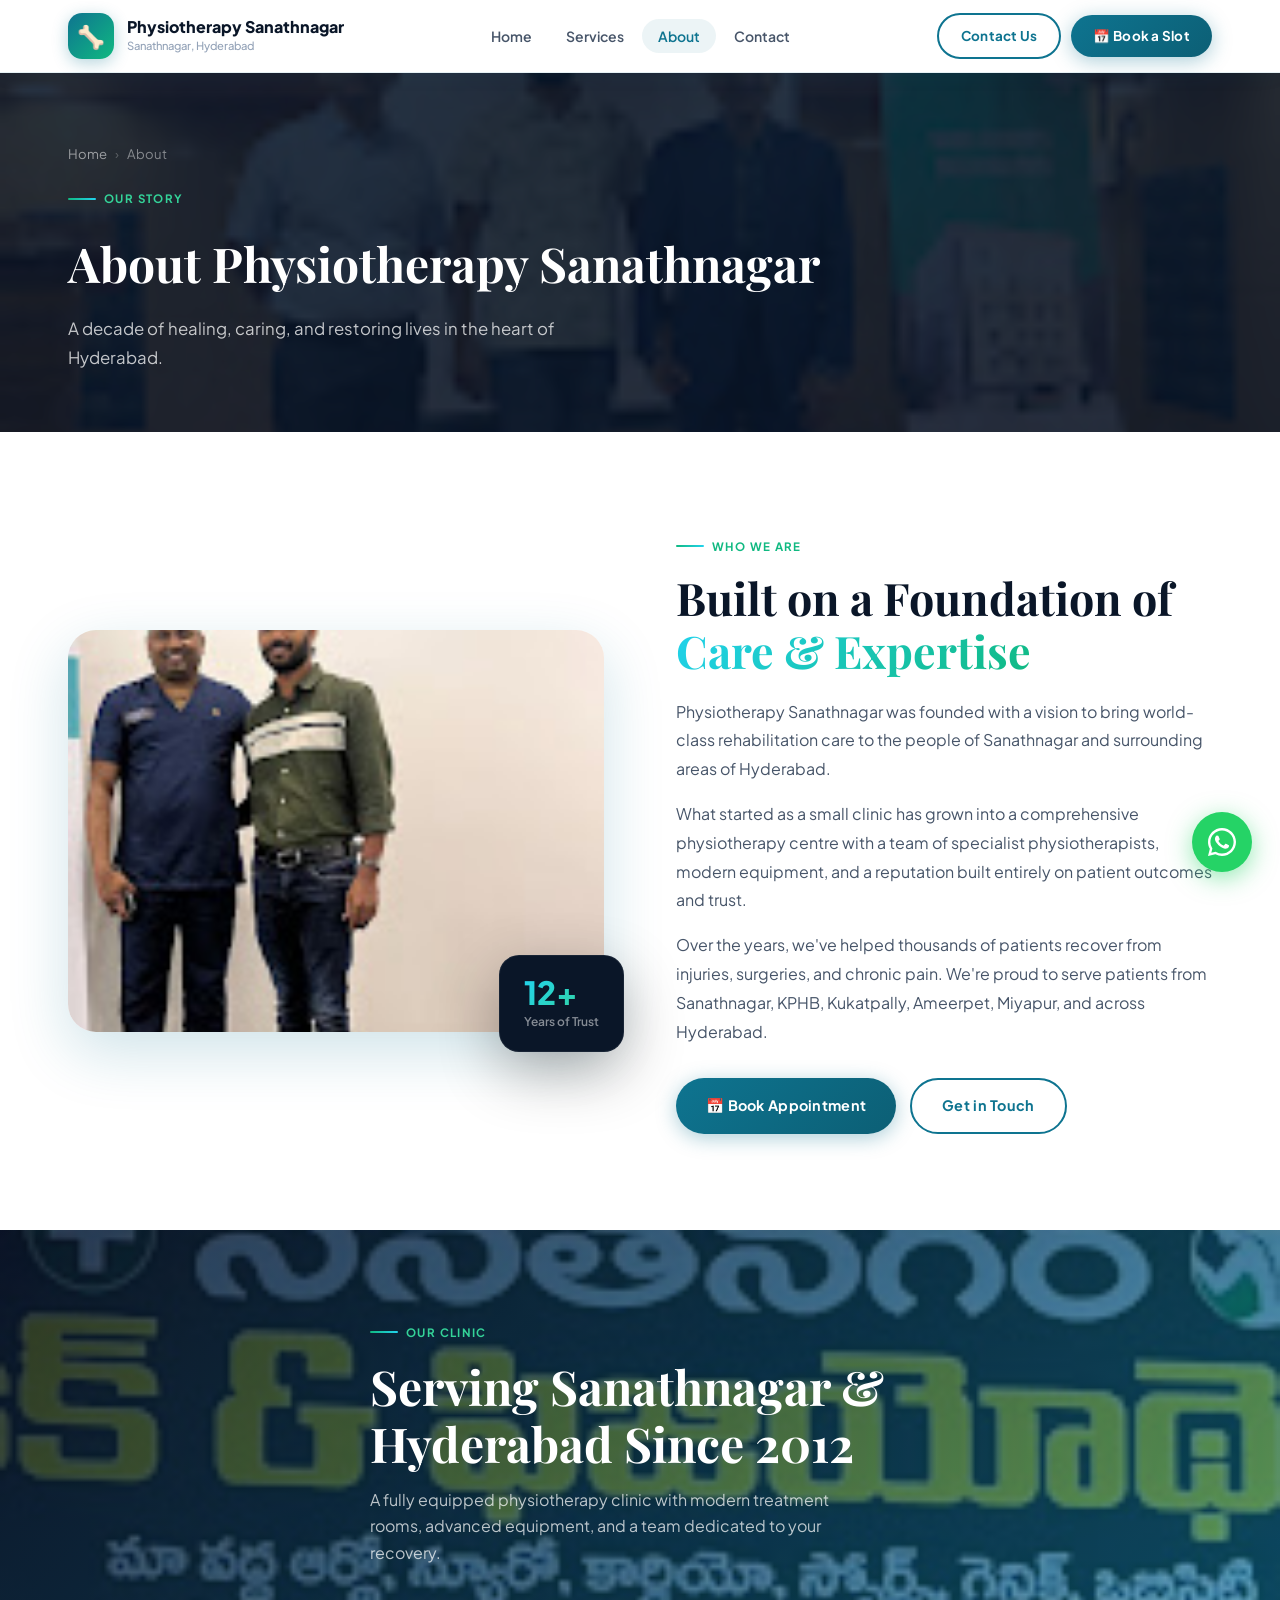
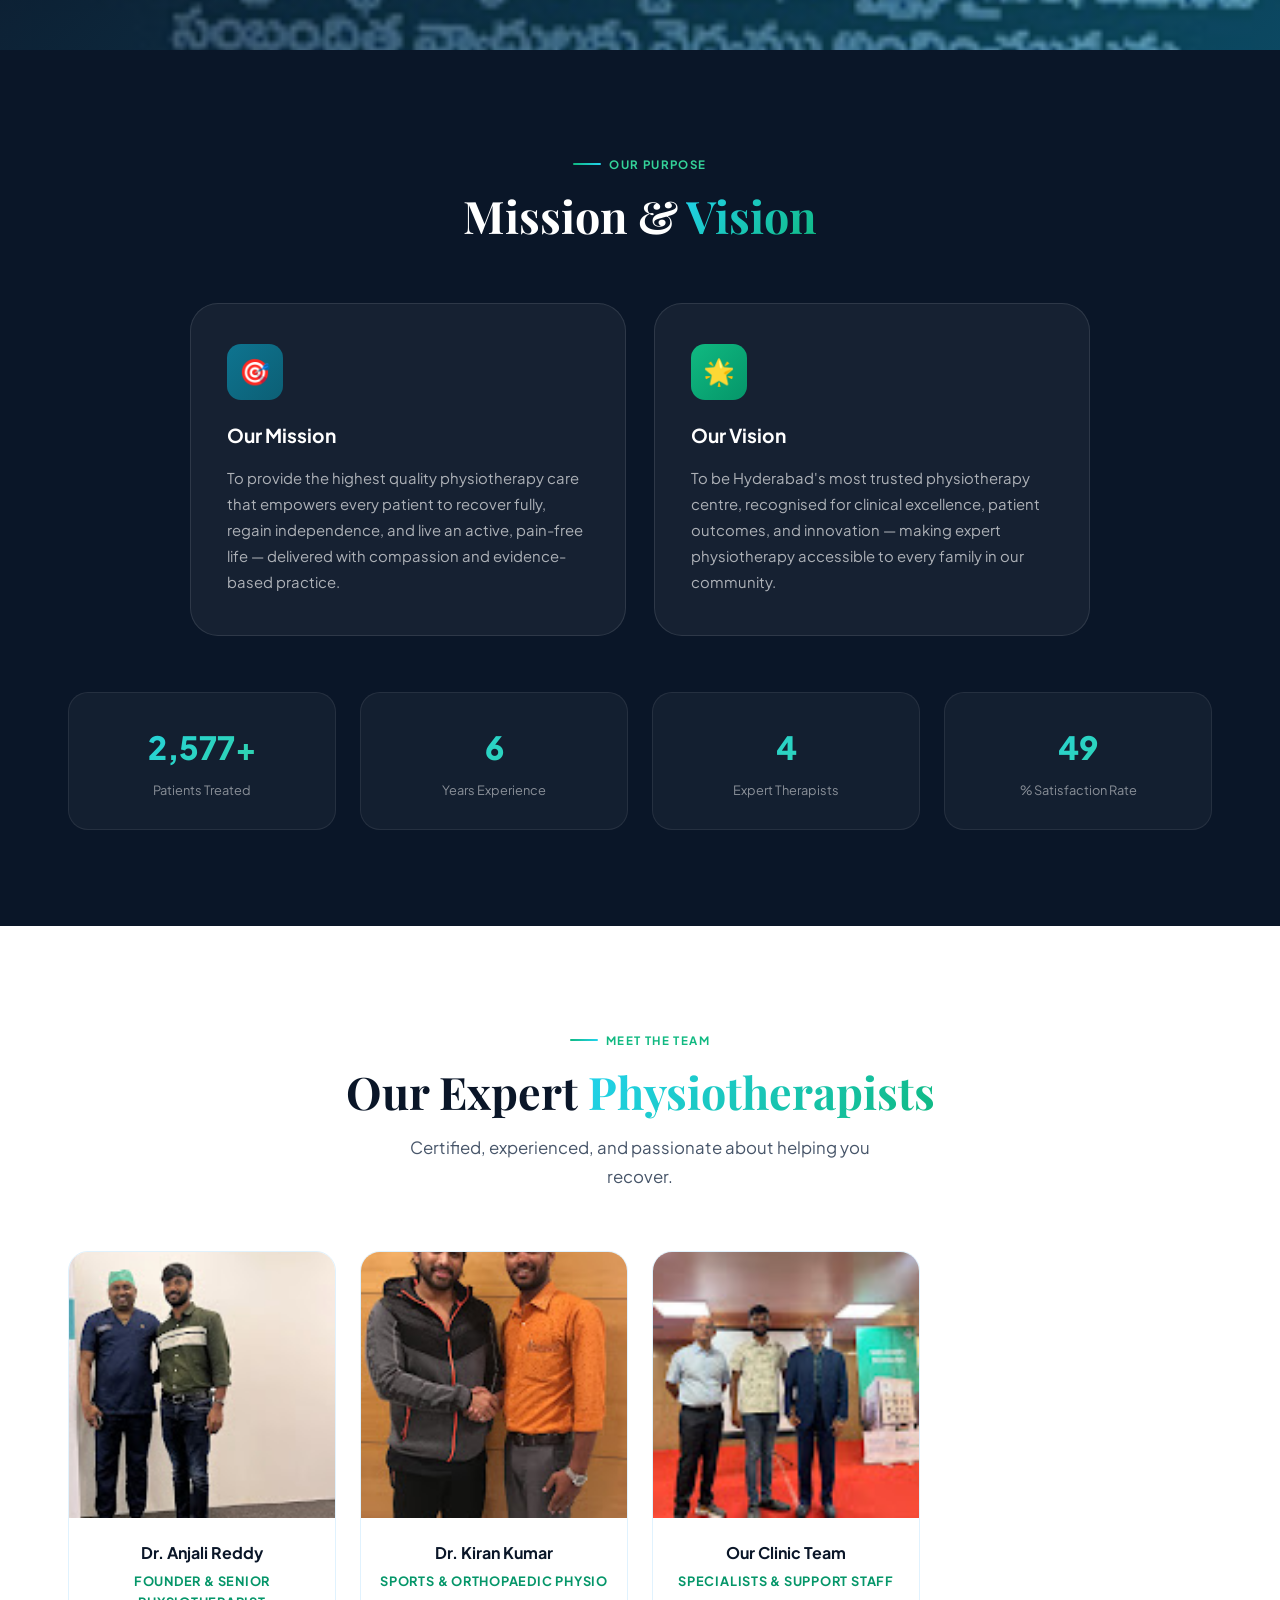
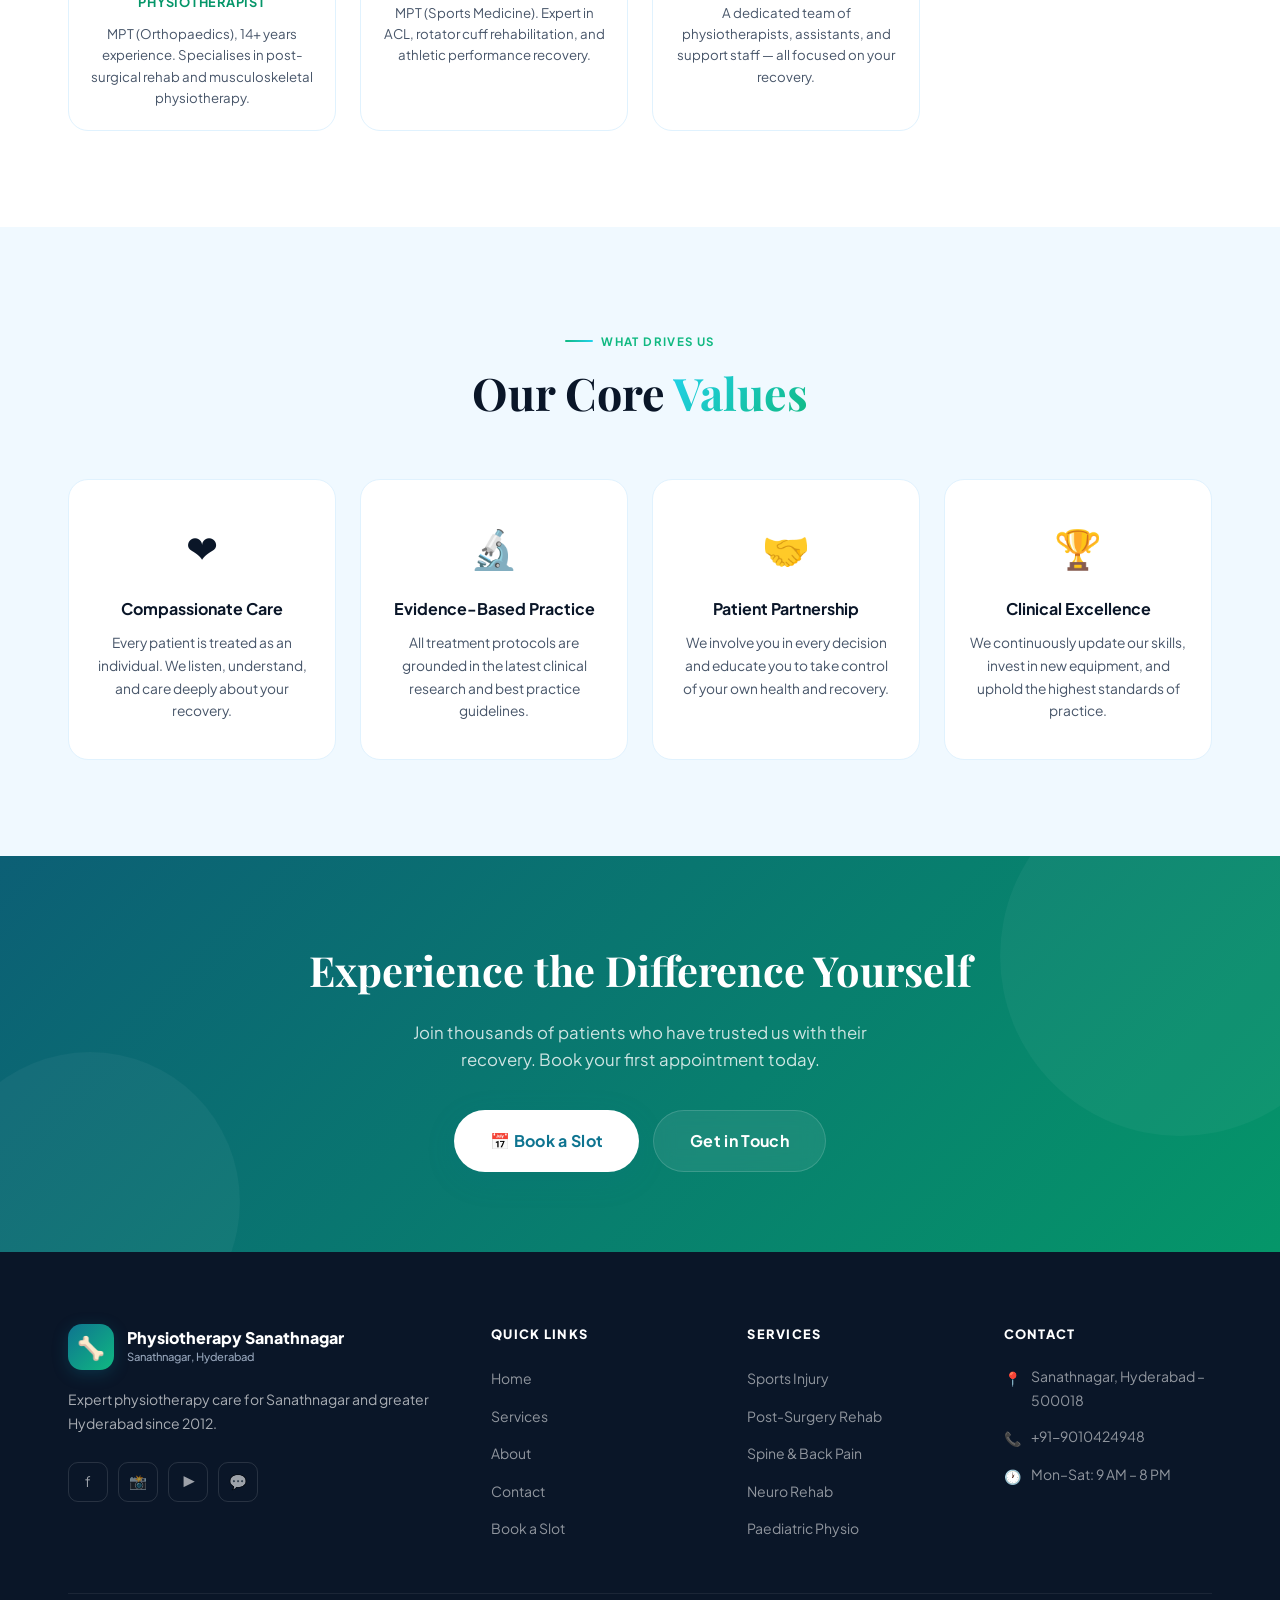
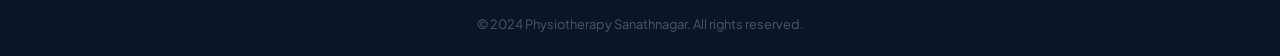
<file: about.html>
﻿<!DOCTYPE html>
<html lang="en">
<head>
  <meta charset="UTF-8" />
  <meta name="viewport" content="width=device-width, initial-scale=1.0" />
  <title>About Us | Physiotherapy Sanathnagar, Hyderabad</title>
  <meta name="description" content="Learn about Physiotherapy Sanathnagar — our story, mission, expert team, and why we're the trusted physiotherapy clinic in Sanathnagar, Hyderabad since 2012." />
  <link rel="stylesheet" href="css/styles.css" />
</head>
<body>

<nav class="navbar">
  <div class="container">
    <div class="nav-inner">
      <a href="index.html" class="nav-logo">
        <div class="logo-icon">🦴</div>
        <div class="logo-text">
          <span class="logo-name">Physiotherapy Sanathnagar</span>
          <span class="logo-sub">Sanathnagar, Hyderabad</span>
        </div>
      </a>
      <ul class="nav-links">
        <li><a href="index.html">Home</a></li>
        <li><a href="services.html">Services</a></li>
        <li><a href="about.html" class="active">About</a></li>
        <li><a href="contact.html">Contact</a></li>
      </ul>
      <div class="nav-cta">
        <a href="contact.html" class="btn btn-outline btn-sm">Contact Us</a>
        <a href="booking.html" class="btn btn-primary btn-sm">📅 Book a Slot</a>
      </div>
      <button class="hamburger" aria-label="Toggle menu"><span></span><span></span><span></span></button>
    </div>
  </div>
  <div class="nav-mobile">
    <a href="index.html">Home</a>
    <a href="services.html">Services</a>
    <a href="about.html" class="active">About</a>
    <a href="contact.html">Contact</a>
    <div class="mobile-cta">
      <a href="contact.html" class="btn btn-outline">Contact Us</a>
      <a href="booking.html" class="btn btn-primary">📅 Book a Slot</a>
    </div>
  </div>
</nav>

<!-- PAGE HERO -->
<section class="page-hero">
  <div class="page-hero-bg" style="background-image:url('images/1.jpg');"></div>
  <div class="container page-hero-content">
    <div class="breadcrumb">
      <a href="index.html">Home</a><span class="breadcrumb-sep">›</span><span>About</span>
    </div>
    <div class="eyebrow" style="color:#34d399;">Our Story</div>
    <h1>About Physiotherapy Sanathnagar</h1>
    <p>A decade of healing, caring, and restoring lives in the heart of Hyderabad.</p>
  </div>
</section>

<!-- OUR STORY -->
<section class="section">
  <div class="container">
    <div class="about-story-grid">
      <div class="fade-in-left" style="position:relative;">
        <img src="images/6.jpg" alt="Doctor with patient" style="border-radius:var(--radius-xl);box-shadow:var(--shadow-lg);width:100%;aspect-ratio:4/3;object-fit:cover;" />
        <div style="position:absolute;bottom:-20px;right:-20px;background:var(--navy);border-radius:var(--radius-lg);padding:20px 24px;box-shadow:var(--shadow-dark);border:1px solid rgba(255,255,255,0.06);">
          <div style="font-size:2rem;font-weight:800;background:linear-gradient(135deg,#22d3ee,#34d399);-webkit-background-clip:text;-webkit-text-fill-color:transparent;background-clip:text;line-height:1;">12+</div>
          <div style="font-size:0.75rem;color:rgba(255,255,255,0.5);margin-top:4px;font-weight:600;">Years of Trust</div>
        </div>
      </div>
      <div class="fade-in-right">
        <div class="eyebrow">Who We Are</div>
        <h2 class="section-title">Built on a Foundation of <span>Care &amp; Expertise</span></h2>
        <p style="color:var(--text-mid);margin:20px 0 16px;line-height:1.8;">
          Physiotherapy Sanathnagar was founded with a vision to bring world-class rehabilitation care to the people of Sanathnagar and surrounding areas of Hyderabad.
        </p>
        <p style="color:var(--text-mid);margin-bottom:16px;line-height:1.8;">
          What started as a small clinic has grown into a comprehensive physiotherapy centre with a team of specialist physiotherapists, modern equipment, and a reputation built entirely on patient outcomes and trust.
        </p>
        <p style="color:var(--text-mid);line-height:1.8;">
          Over the years, we've helped thousands of patients recover from injuries, surgeries, and chronic pain. We're proud to serve patients from Sanathnagar, KPHB, Kukatpally, Ameerpet, Miyapur, and across Hyderabad.
        </p>
        <div style="margin-top:32px;display:flex;gap:14px;flex-wrap:wrap;">
          <a href="booking.html" class="btn btn-primary">📅 Book Appointment</a>
          <a href="contact.html" class="btn btn-outline">Get in Touch</a>
        </div>
      </div>
    </div>
  </div>
</section>

<!-- CLINIC PHOTO -->
<section class="section section-alt" style="padding:0;">
  <div style="height:420px;overflow:hidden;position:relative;">
    <img src="images/12.jpg" alt="Physiotherapy Sanathnagar clinic signboard" style="width:100%;height:100%;object-fit:cover;object-position:center;" />
    <div style="position:absolute;inset:0;background:linear-gradient(135deg,rgba(10,22,40,0.82),rgba(14,116,144,0.6));display:flex;align-items:center;">
      <div class="container">
        <div class="eyebrow" style="color:#34d399;">Our Clinic</div>
        <h2 style="font-family:var(--font-display);font-size:clamp(1.8rem,4vw,3rem);font-weight:700;color:#fff;max-width:540px;line-height:1.2;">Serving Sanathnagar &amp; Hyderabad Since 2012</h2>
        <p style="color:rgba(255,255,255,0.72);margin-top:14px;font-size:1rem;max-width:460px;">A fully equipped physiotherapy clinic with modern treatment rooms, advanced equipment, and a team dedicated to your recovery.</p>
      </div>
    </div>
  </div>
</section>

<!-- MISSION & VISION -->
<section class="section section-dark">
  <div class="container">
    <div class="section-header center">
      <div class="eyebrow" style="color:#34d399;">Our Purpose</div>
      <h2 class="section-title light">Mission &amp; <span>Vision</span></h2>
    </div>
    <div style="display:grid;grid-template-columns:1fr 1fr;gap:28px;max-width:900px;margin:0 auto;" class="fade-in">
      <div style="background:rgba(255,255,255,0.05);border:1px solid rgba(255,255,255,0.1);border-radius:var(--radius-xl);padding:40px 36px;">
        <div style="width:56px;height:56px;background:linear-gradient(135deg,var(--primary),var(--primary-dark));border-radius:14px;display:flex;align-items:center;justify-content:center;font-size:1.6rem;margin-bottom:20px;">🎯</div>
        <h3 style="font-size:1.2rem;font-weight:700;color:#fff;margin-bottom:14px;">Our Mission</h3>
        <p style="color:rgba(255,255,255,0.65);line-height:1.75;font-size:0.93rem;">To provide the highest quality physiotherapy care that empowers every patient to recover fully, regain independence, and live an active, pain-free life — delivered with compassion and evidence-based practice.</p>
      </div>
      <div style="background:rgba(255,255,255,0.05);border:1px solid rgba(255,255,255,0.1);border-radius:var(--radius-xl);padding:40px 36px;">
        <div style="width:56px;height:56px;background:linear-gradient(135deg,var(--accent),var(--accent-dark));border-radius:14px;display:flex;align-items:center;justify-content:center;font-size:1.6rem;margin-bottom:20px;">🌟</div>
        <h3 style="font-size:1.2rem;font-weight:700;color:#fff;margin-bottom:14px;">Our Vision</h3>
        <p style="color:rgba(255,255,255,0.65);line-height:1.75;font-size:0.93rem;">To be Hyderabad's most trusted physiotherapy centre, recognised for clinical excellence, patient outcomes, and innovation — making expert physiotherapy accessible to every family in our community.</p>
      </div>
    </div>
    <!-- Stats -->
    <div style="display:grid;grid-template-columns:repeat(4,1fr);gap:24px;margin-top:56px;" class="fade-in">
      <div style="text-align:center;padding:28px 16px;background:rgba(255,255,255,0.04);border:1px solid rgba(255,255,255,0.08);border-radius:var(--radius-lg);">
        <div style="font-size:2rem;font-weight:800;background:linear-gradient(135deg,#22d3ee,#34d399);-webkit-background-clip:text;-webkit-text-fill-color:transparent;background-clip:text;" data-count="5000">0</div>
        <div style="font-size:0.8rem;color:rgba(255,255,255,0.5);margin-top:6px;">Patients Treated</div>
      </div>
      <div style="text-align:center;padding:28px 16px;background:rgba(255,255,255,0.04);border:1px solid rgba(255,255,255,0.08);border-radius:var(--radius-lg);">
        <div style="font-size:2rem;font-weight:800;background:linear-gradient(135deg,#22d3ee,#34d399);-webkit-background-clip:text;-webkit-text-fill-color:transparent;background-clip:text;" data-count="12">0</div>
        <div style="font-size:0.8rem;color:rgba(255,255,255,0.5);margin-top:6px;">Years Experience</div>
      </div>
      <div style="text-align:center;padding:28px 16px;background:rgba(255,255,255,0.04);border:1px solid rgba(255,255,255,0.08);border-radius:var(--radius-lg);">
        <div style="font-size:2rem;font-weight:800;background:linear-gradient(135deg,#22d3ee,#34d399);-webkit-background-clip:text;-webkit-text-fill-color:transparent;background-clip:text;" data-count="8">0</div>
        <div style="font-size:0.8rem;color:rgba(255,255,255,0.5);margin-top:6px;">Expert Therapists</div>
      </div>
      <div style="text-align:center;padding:28px 16px;background:rgba(255,255,255,0.04);border:1px solid rgba(255,255,255,0.08);border-radius:var(--radius-lg);">
        <div style="font-size:2rem;font-weight:800;background:linear-gradient(135deg,#22d3ee,#34d399);-webkit-background-clip:text;-webkit-text-fill-color:transparent;background-clip:text;" data-count="98">0</div>
        <div style="font-size:0.8rem;color:rgba(255,255,255,0.5);margin-top:6px;">% Satisfaction Rate</div>
      </div>
    </div>
  </div>
</section>

<!-- TEAM -->
<section class="section">
  <div class="container">
    <div class="section-header center">
      <div class="eyebrow">Meet the Team</div>
      <h2 class="section-title">Our Expert <span>Physiotherapists</span></h2>
      <p class="section-sub">Certified, experienced, and passionate about helping you recover.</p>
    </div>
    <div class="team-grid">
      <div class="team-card fade-in">
        <div class="team-img"><img src="images/6.jpg" alt="Senior physiotherapist" /></div>
        <div class="team-info">
          <div class="team-name">Dr. Anjali Reddy</div>
          <div class="team-role">Founder &amp; Senior Physiotherapist</div>
          <p class="team-bio">MPT (Orthopaedics), 14+ years experience. Specialises in post-surgical rehab and musculoskeletal physiotherapy.</p>
        </div>
      </div>
      <div class="team-card fade-in">
        <div class="team-img"><img src="images/7.jpg" alt="Sports physiotherapist" /></div>
        <div class="team-info">
          <div class="team-name">Dr. Kiran Kumar</div>
          <div class="team-role">Sports &amp; Orthopaedic Physio</div>
          <p class="team-bio">MPT (Sports Medicine). Expert in ACL, rotator cuff rehabilitation, and athletic performance recovery.</p>
        </div>
      </div>
      <div class="team-card fade-in">
        <div class="team-img"><img src="images/1.jpg" alt="Clinic team" style="object-position:top;" /></div>
        <div class="team-info">
          <div class="team-name">Our Clinic Team</div>
          <div class="team-role">Specialists &amp; Support Staff</div>
          <p class="team-bio">A dedicated team of physiotherapists, assistants, and support staff — all focused on your recovery.</p>
        </div>
      </div>
    </div>
  </div>
</section>

<!-- VALUES -->
<section class="section section-alt">
  <div class="container">
    <div class="section-header center">
      <div class="eyebrow">What Drives Us</div>
      <h2 class="section-title">Our Core <span>Values</span></h2>
    </div>
    <div class="values-grid">
      <div class="value-card fade-in"><div class="value-icon">❤️</div><h3>Compassionate Care</h3><p>Every patient is treated as an individual. We listen, understand, and care deeply about your recovery.</p></div>
      <div class="value-card fade-in"><div class="value-icon">🔬</div><h3>Evidence-Based Practice</h3><p>All treatment protocols are grounded in the latest clinical research and best practice guidelines.</p></div>
      <div class="value-card fade-in"><div class="value-icon">🤝</div><h3>Patient Partnership</h3><p>We involve you in every decision and educate you to take control of your own health and recovery.</p></div>
      <div class="value-card fade-in"><div class="value-icon">🏆</div><h3>Clinical Excellence</h3><p>We continuously update our skills, invest in new equipment, and uphold the highest standards of practice.</p></div>
    </div>
  </div>
</section>

<!-- CTA -->
<section class="cta-banner">
  <div class="container">
    <h2>Experience the Difference Yourself</h2>
    <p>Join thousands of patients who have trusted us with their recovery. Book your first appointment today.</p>
    <div class="cta-actions">
      <a href="booking.html" class="btn btn-white btn-lg">📅 Book a Slot</a>
      <a href="contact.html" class="btn btn-glass btn-lg">Get in Touch</a>
    </div>
  </div>
</section>

<footer class="footer">
  <div class="container">
    <div class="footer-grid">
      <div class="footer-brand">
        <a href="index.html" class="nav-logo"><div class="logo-icon">🦴</div><div class="logo-text"><span class="logo-name" style="color:#fff;">Physiotherapy Sanathnagar</span><span class="logo-sub">Sanathnagar, Hyderabad</span></div></a>
        <p>Expert physiotherapy care for Sanathnagar and greater Hyderabad since 2012.</p>
        <div class="social-links"><a href="#" class="social-link">f</a><a href="#" class="social-link">📸</a><a href="#" class="social-link">▶</a><a href="#" class="social-link">💬</a></div>
      </div>
      <div class="footer-col"><h4>Quick Links</h4><ul class="footer-links"><li><a href="index.html">Home</a></li><li><a href="services.html">Services</a></li><li><a href="about.html">About</a></li><li><a href="contact.html">Contact</a></li><li><a href="booking.html">Book a Slot</a></li></ul></div>
      <div class="footer-col"><h4>Services</h4><ul class="footer-links"><li><a href="services.html">Sports Injury</a></li><li><a href="services.html">Post-Surgery Rehab</a></li><li><a href="services.html">Spine &amp; Back Pain</a></li><li><a href="services.html">Neuro Rehab</a></li><li><a href="services.html">Paediatric Physio</a></li></ul></div>
      <div class="footer-col"><h4>Contact</h4><ul class="footer-contact-items"><li class="footer-contact-item"><span class="icon">📍</span><span>Sanathnagar, Hyderabad – 500018</span></li><li class="footer-contact-item"><span class="icon">📞</span><a href="tel:+919010424948" style="color:rgba(255,255,255,0.55)">+91-9010424948</a></li><li class="footer-contact-item"><span class="icon">🕐</span><span>Mon–Sat: 9 AM – 8 PM</span></li></ul></div>
    </div>
    <div class="footer-bottom"><p>© 2024 Physiotherapy Sanathnagar. All rights reserved.</p></div>
  </div>
</footer>

<script src="js/main.js"></script>
<!-- WhatsApp Floating Button -->
<div class="wa-float" id="waFloat">
  <div class="wa-bubble" id="waBubble" style="display:none;">
    <button class="wa-btn-close" onclick="document.getElementById('waBubble').style.display='none'" aria-label="Close">&#x2715;</button>
    <div class="wa-name">Physiotherapy Sanathnagar</div>
    <div class="wa-status">Online &mdash; typically replies instantly</div>
    <div style="font-size:0.82rem;color:#333;line-height:1.5;">&#128075; Hi! How can we help?<br>Book a slot or ask us anything.</div>
  </div>
  <a href="https://wa.me/919010424948?text=Hi%2C+I+would+like+to+book+a+physiotherapy+appointment." target="_blank" rel="noopener" class="wa-btn" id="waBtn" aria-label="Chat on WhatsApp" title="Chat on WhatsApp">
    <svg viewBox="0 0 32 32" width="32" height="32" fill="white" xmlns="http://www.w3.org/2000/svg"><path d="M16 2C8.268 2 2 8.268 2 16c0 2.492.666 4.83 1.83 6.847L2 30l7.37-1.793A13.94 13.94 0 0016 30c7.732 0 14-6.268 14-14S23.732 2 16 2zm0 25.6a11.56 11.56 0 01-5.9-1.61l-.423-.25-4.37 1.063 1.097-4.26-.277-.436A11.56 11.56 0 014.4 16c0-6.396 5.204-11.6 11.6-11.6S27.6 9.604 27.6 16 22.396 27.6 16 27.6zm6.345-8.676c-.347-.174-2.056-1.014-2.374-1.13-.318-.115-.55-.173-.78.174-.23.347-.893 1.13-1.095 1.362-.202.23-.404.26-.75.086-.347-.174-1.466-.54-2.793-1.722-1.032-.92-1.73-2.056-1.933-2.402-.202-.347-.022-.534.152-.706.157-.157.347-.405.52-.607.174-.202.231-.347.347-.578.115-.23.057-.433-.029-.607-.086-.174-.78-1.879-1.07-2.574-.28-.676-.567-.584-.78-.595l-.664-.012c-.23 0-.607.087-.924.433-.318.347-1.212 1.184-1.212 2.888s1.24 3.35 1.413 3.58c.173.231 2.44 3.726 5.911 5.225.827.357 1.472.57 1.975.73.83.263 1.585.226 2.183.137.666-.1 2.056-.84 2.346-1.65.29-.81.29-1.505.202-1.65-.086-.144-.317-.23-.664-.404z"/></svg>
  </a>
</div>
<script>
(function(){
  setTimeout(function(){ document.getElementById("waBubble").style.display="block"; }, 3500);
  document.getElementById("waBtn").addEventListener("click", function(){ document.getElementById("waBubble").style.display="none"; });
})();
</script>
</body>
</html>
</file>
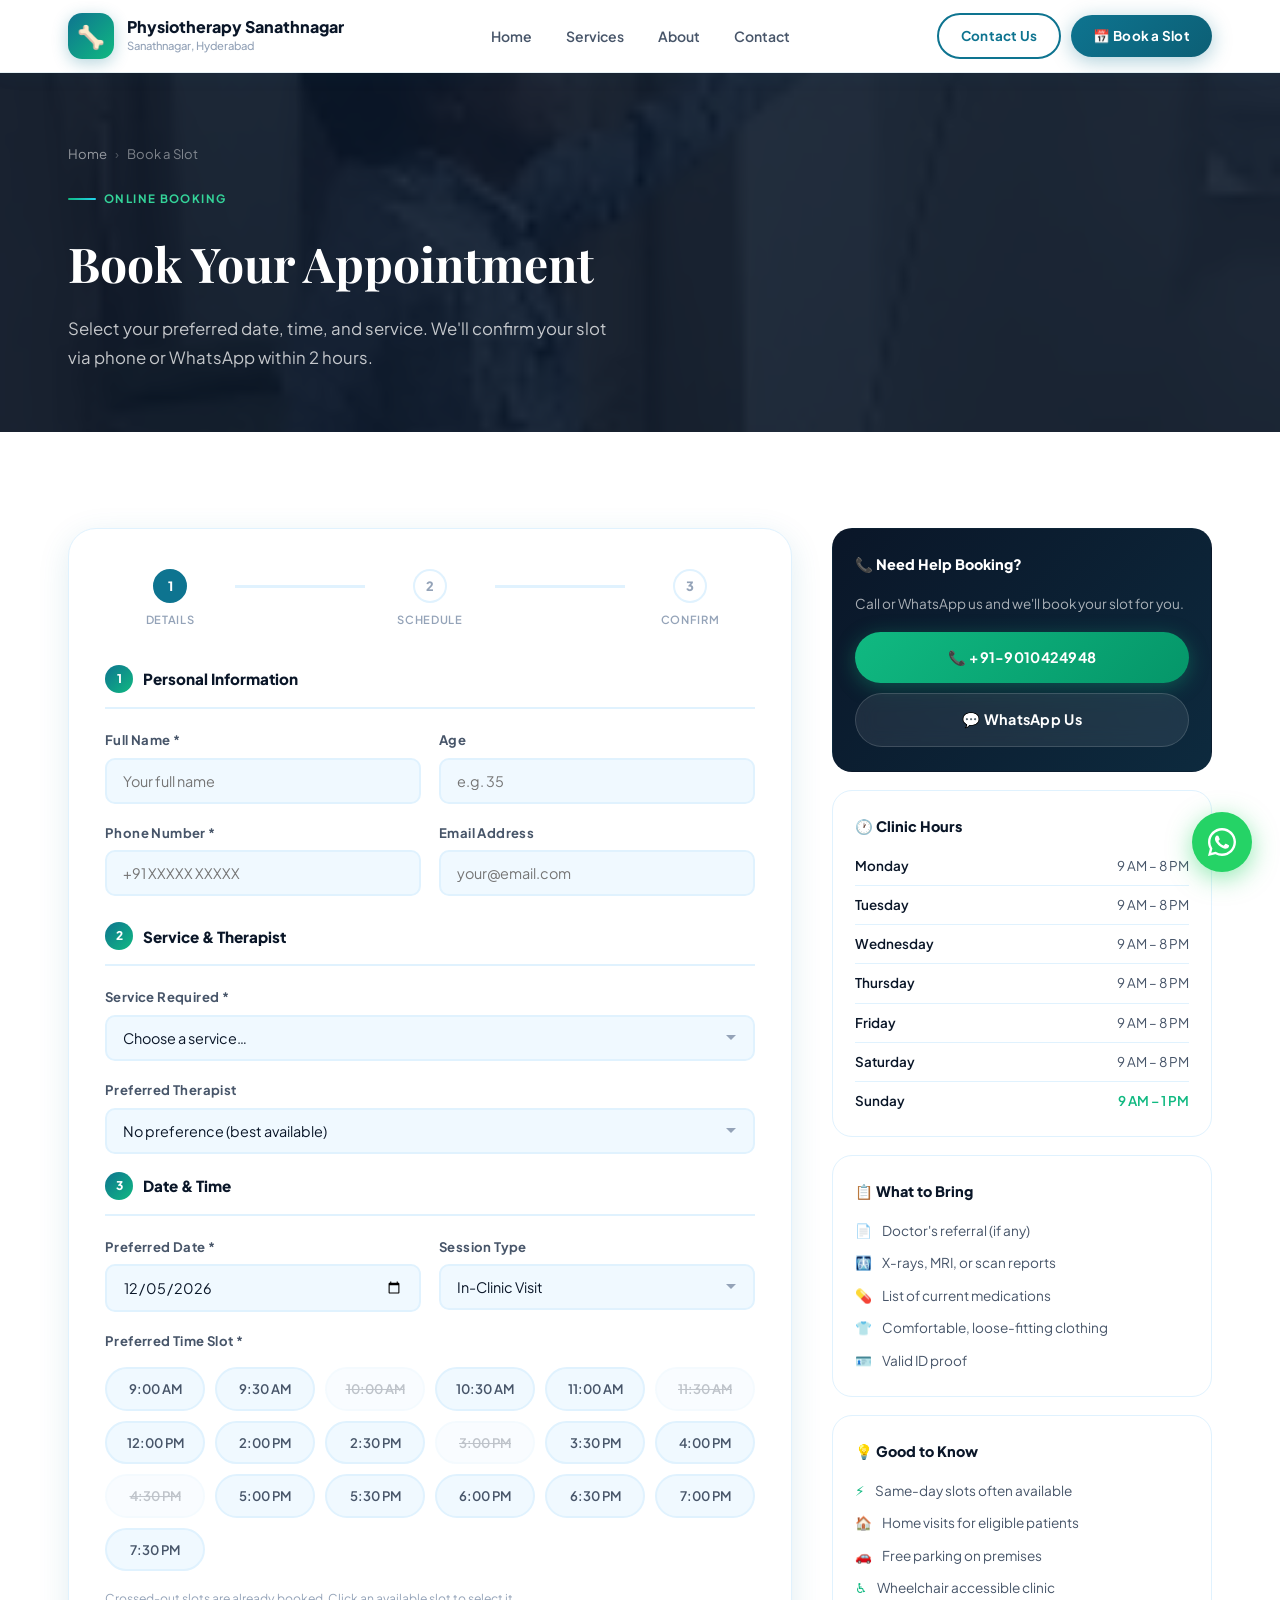
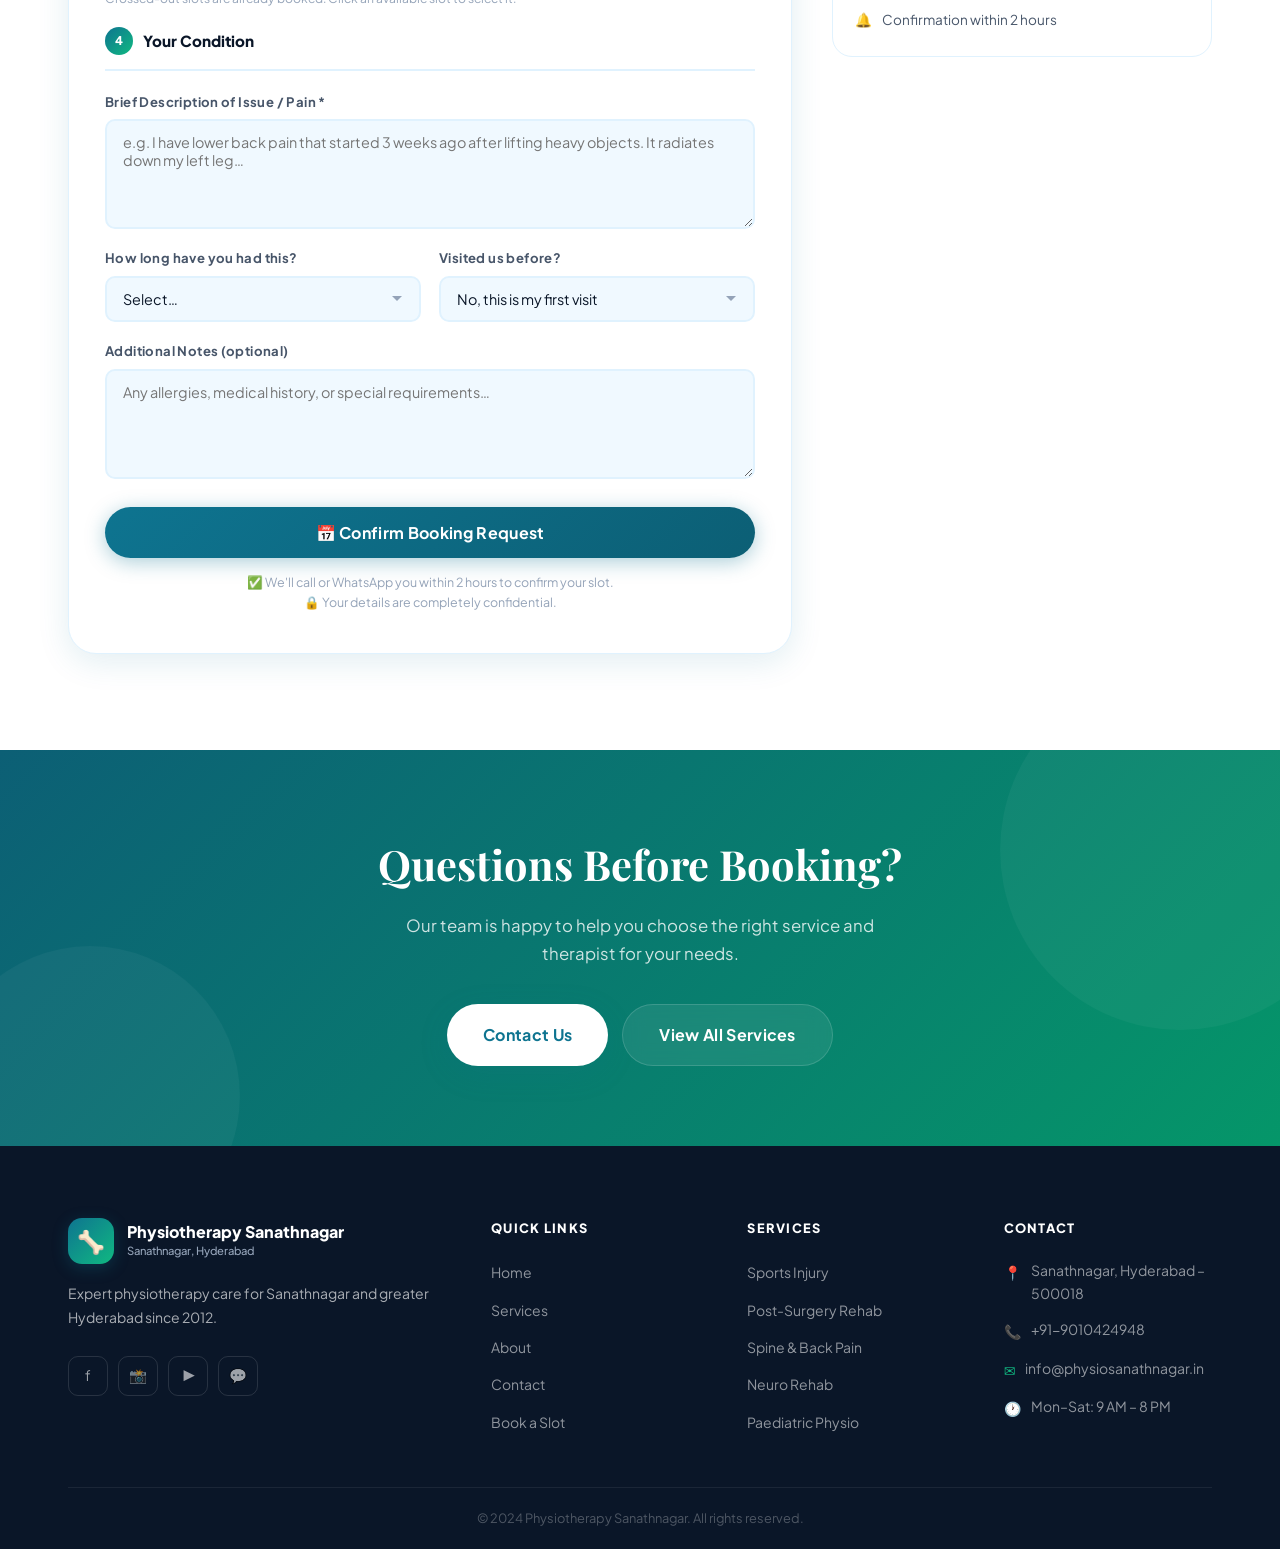
<file: booking.html>
﻿<!DOCTYPE html>
<html lang="en">
<head>
  <meta charset="UTF-8" />
  <meta name="viewport" content="width=device-width, initial-scale=1.0" />
  <title>Book a Slot | Physiotherapy Sanathnagar, Hyderabad</title>
  <meta name="description" content="Book a physiotherapy appointment at Physiotherapy Sanathnagar, Hyderabad. Choose your date, time, and service. Same-day slots available." />
  <link rel="stylesheet" href="css/styles.css" />
</head>
<body>

<nav class="navbar">
  <div class="container">
    <div class="nav-inner">
      <a href="index.html" class="nav-logo">
        <div class="logo-icon">🦴</div>
        <div class="logo-text">
          <span class="logo-name">Physiotherapy Sanathnagar</span>
          <span class="logo-sub">Sanathnagar, Hyderabad</span>
        </div>
      </a>
      <ul class="nav-links">
        <li><a href="index.html">Home</a></li>
        <li><a href="services.html">Services</a></li>
        <li><a href="about.html">About</a></li>
        <li><a href="contact.html">Contact</a></li>
      </ul>
      <div class="nav-cta">
        <a href="contact.html" class="btn btn-outline btn-sm">Contact Us</a>
        <a href="booking.html" class="btn btn-primary btn-sm">📅 Book a Slot</a>
      </div>
      <button class="hamburger" aria-label="Toggle menu"><span></span><span></span><span></span></button>
    </div>
  </div>
  <div class="nav-mobile">
    <a href="index.html">Home</a>
    <a href="services.html">Services</a>
    <a href="about.html">About</a>
    <a href="contact.html">Contact</a>
    <div class="mobile-cta">
      <a href="contact.html" class="btn btn-outline">Contact Us</a>
      <a href="booking.html" class="btn btn-primary">📅 Book a Slot</a>
    </div>
  </div>
</nav>

<!-- PAGE HERO -->
<section class="page-hero">
  <div class="page-hero-bg" style="background-image:url('images/3.jpg');"></div>
  <div class="container page-hero-content">
    <div class="breadcrumb">
      <a href="index.html">Home</a><span class="breadcrumb-sep">›</span><span>Book a Slot</span>
    </div>
    <div class="eyebrow" style="color:#34d399;">Online Booking</div>
    <h1>Book Your Appointment</h1>
    <p>Select your preferred date, time, and service. We'll confirm your slot via phone or WhatsApp within 2 hours.</p>
  </div>
</section>

<!-- BOOKING -->
<section class="section">
  <div class="container">
    <div class="booking-layout">

      <!-- FORM -->
      <div class="fade-in">
        <div class="form-card">

          <!-- Progress -->
          <div class="progress-bar">
            <div class="progress-item">
              <div class="progress-dot active">1</div>
              <div class="progress-label">Details</div>
            </div>
            <div class="progress-line"></div>
            <div class="progress-item">
              <div class="progress-dot">2</div>
              <div class="progress-label">Schedule</div>
            </div>
            <div class="progress-line"></div>
            <div class="progress-item">
              <div class="progress-dot">3</div>
              <div class="progress-label">Confirm</div>
            </div>
          </div>

          <form data-demo id="booking-form">

            <!-- Section 1 -->
            <div class="form-section-title">
              <span class="step-badge">1</span> Personal Information
            </div>
            <div class="form-row">
              <div class="form-group">
                <label for="b-name">Full Name *</label>
                <input type="text" id="b-name" name="name" placeholder="Your full name" required />
              </div>
              <div class="form-group">
                <label for="b-age">Age</label>
                <input type="text" id="b-age" name="age" placeholder="e.g. 35" />
              </div>
            </div>
            <div class="form-row">
              <div class="form-group">
                <label for="b-phone">Phone Number *</label>
                <input type="tel" id="b-phone" name="phone" placeholder="+91 XXXXX XXXXX" required />
              </div>
              <div class="form-group">
                <label for="b-email">Email Address</label>
                <input type="email" id="b-email" name="email" placeholder="your@email.com" />
              </div>
            </div>

            <!-- Section 2 -->
            <div class="form-section-title" style="margin-top:8px;">
              <span class="step-badge">2</span> Service &amp; Therapist
            </div>
            <div class="form-group">
              <label for="b-service">Service Required *</label>
              <select id="b-service" name="service" required>
                <option value="" disabled selected>Choose a service…</option>
                <optgroup label="Common Services">
                  <option>Sports Injury Rehabilitation</option>
                  <option>Post-Surgery Rehabilitation</option>
                  <option>Spine &amp; Back Pain Care</option>
                  <option>Neurological Rehabilitation</option>
                  <option>Paediatric Physiotherapy</option>
                  <option>Chronic Pain Management</option>
                  <option>Geriatric Physiotherapy</option>
                  <option>Women's Health Physiotherapy</option>
                </optgroup>
                <optgroup label="Specific Treatments">
                  <option>Manual Therapy / Massage</option>
                  <option>Dry Needling / IMS</option>
                  <option>TENS / IFT Therapy</option>
                  <option>Ultrasound Therapy</option>
                  <option>Exercise Rehabilitation</option>
                </optgroup>
                <option>Initial Assessment (Not Sure)</option>
              </select>
            </div>
            <div class="form-group">
              <label for="b-therapist">Preferred Therapist</label>
              <select id="b-therapist" name="therapist">
                <option value="">No preference (best available)</option>
                <option>Dr. Anjali Reddy – Orthopaedics &amp; Post-Surgery</option>
                <option>Dr. Kiran Kumar – Sports Physiotherapy</option>
                <option>Dr. Meena Sharma – Neurological Rehab</option>
                <option>Dr. Suresh Nair – Paediatric &amp; Geriatric</option>
              </select>
            </div>

            <!-- Section 3 -->
            <div class="form-section-title" style="margin-top:8px;">
              <span class="step-badge">3</span> Date &amp; Time
            </div>
            <div class="form-row">
              <div class="form-group">
                <label for="appt-date">Preferred Date *</label>
                <input type="date" id="appt-date" name="date" required />
              </div>
              <div class="form-group">
                <label for="b-session-type">Session Type</label>
                <select id="b-session-type" name="session_type">
                  <option>In-Clinic Visit</option>
                  <option>Home Visit (extra charges apply)</option>
                </select>
              </div>
            </div>

            <div class="form-group">
              <label>Preferred Time Slot *</label>
              <div class="time-slots">
                <div class="time-slot" data-time="09:00">9:00 AM</div>
                <div class="time-slot" data-time="09:30">9:30 AM</div>
                <div class="time-slot unavailable" data-time="10:00">10:00 AM</div>
                <div class="time-slot" data-time="10:30">10:30 AM</div>
                <div class="time-slot" data-time="11:00">11:00 AM</div>
                <div class="time-slot unavailable" data-time="11:30">11:30 AM</div>
                <div class="time-slot" data-time="12:00">12:00 PM</div>
                <div class="time-slot" data-time="14:00">2:00 PM</div>
                <div class="time-slot" data-time="14:30">2:30 PM</div>
                <div class="time-slot unavailable" data-time="15:00">3:00 PM</div>
                <div class="time-slot" data-time="15:30">3:30 PM</div>
                <div class="time-slot" data-time="16:00">4:00 PM</div>
                <div class="time-slot unavailable" data-time="16:30">4:30 PM</div>
                <div class="time-slot" data-time="17:00">5:00 PM</div>
                <div class="time-slot" data-time="17:30">5:30 PM</div>
                <div class="time-slot" data-time="18:00">6:00 PM</div>
                <div class="time-slot" data-time="18:30">6:30 PM</div>
                <div class="time-slot" data-time="19:00">7:00 PM</div>
                <div class="time-slot" data-time="19:30">7:30 PM</div>
              </div>
              <input type="hidden" id="selected-time" name="time" />
              <p style="font-size:0.76rem;color:var(--text-light);margin-top:10px;">Crossed-out slots are already booked. Click an available slot to select it.</p>
            </div>

            <!-- Section 4 -->
            <div class="form-section-title" style="margin-top:8px;">
              <span class="step-badge">4</span> Your Condition
            </div>
            <div class="form-group">
              <label for="b-issue">Brief Description of Issue / Pain *</label>
              <textarea id="b-issue" name="issue" rows="4" placeholder="e.g. I have lower back pain that started 3 weeks ago after lifting heavy objects. It radiates down my left leg…" required></textarea>
            </div>
            <div class="form-row">
              <div class="form-group">
                <label for="b-duration">How long have you had this?</label>
                <select id="b-duration" name="duration">
                  <option value="">Select…</option>
                  <option>Less than 1 week</option>
                  <option>1–4 weeks</option>
                  <option>1–3 months</option>
                  <option>3–6 months</option>
                  <option>6+ months / Chronic</option>
                </select>
              </div>
              <div class="form-group">
                <label for="b-visited">Visited us before?</label>
                <select id="b-visited" name="visited">
                  <option>No, this is my first visit</option>
                  <option>Yes, I'm a returning patient</option>
                </select>
              </div>
            </div>
            <div class="form-group">
              <label for="b-notes">Additional Notes (optional)</label>
              <textarea id="b-notes" name="notes" rows="3" placeholder="Any allergies, medical history, or special requirements…"></textarea>
            </div>

            <button type="submit" class="btn btn-primary form-submit" style="margin-top:28px;border-radius:50px;">
              📅 Confirm Booking Request
            </button>
            <p class="form-note">
              ✅ We'll call or WhatsApp you within 2 hours to confirm your slot.<br>
              🔒 Your details are completely confidential.
            </p>
          </form>

          <div class="success-msg">
            <div style="font-size:2.5rem;margin-bottom:14px;">🎉</div>
            <strong style="font-size:1.1rem;">Booking Request Received!</strong><br><br>
            Thank you! Our team will call or WhatsApp you within 2 hours to confirm your slot.<br><br>
            For urgent queries, call us directly at <a href="tel:+919010424948"><strong>+91-9010424948</strong></a>.
          </div>
        </div>
      </div>

      <!-- SIDEBAR -->
      <div class="booking-sidebar fade-in">

        <div class="sidebar-card" style="background:linear-gradient(135deg,var(--navy),#0d2a3e);color:#fff;border-color:transparent;">
          <h3 style="color:#fff;">📞 Need Help Booking?</h3>
          <p style="font-size:0.85rem;color:rgba(255,255,255,0.65);margin-bottom:16px;">Call or WhatsApp us and we'll book your slot for you.</p>
          <a href="tel:+919010424948" class="btn btn-accent" style="width:100%;justify-content:center;margin-bottom:10px;">📞 +91-9010424948</a>
          <a href="https://wa.me/919010424948" target="_blank" rel="noopener" class="btn btn-glass" style="width:100%;justify-content:center;">💬 WhatsApp Us</a>
        </div>

        <div class="sidebar-card">
          <h3>🕐 Clinic Hours</h3>
          <ul class="hours-list">
            <li><span class="day">Monday</span><span>9 AM – 8 PM</span></li>
            <li><span class="day">Tuesday</span><span>9 AM – 8 PM</span></li>
            <li><span class="day">Wednesday</span><span>9 AM – 8 PM</span></li>
            <li><span class="day">Thursday</span><span>9 AM – 8 PM</span></li>
            <li><span class="day">Friday</span><span>9 AM – 8 PM</span></li>
            <li><span class="day">Saturday</span><span>9 AM – 8 PM</span></li>
            <li><span class="day">Sunday</span><span style="color:var(--accent);font-weight:600;">9 AM – 1 PM</span></li>
          </ul>
        </div>

        <div class="sidebar-card">
          <h3>📋 What to Bring</h3>
          <ul style="list-style:none;display:flex;flex-direction:column;gap:10px;">
            <li style="display:flex;gap:10px;font-size:0.85rem;color:var(--text-mid);"><span>📄</span>Doctor's referral (if any)</li>
            <li style="display:flex;gap:10px;font-size:0.85rem;color:var(--text-mid);"><span>🩻</span>X-rays, MRI, or scan reports</li>
            <li style="display:flex;gap:10px;font-size:0.85rem;color:var(--text-mid);"><span>💊</span>List of current medications</li>
            <li style="display:flex;gap:10px;font-size:0.85rem;color:var(--text-mid);"><span>👕</span>Comfortable, loose-fitting clothing</li>
            <li style="display:flex;gap:10px;font-size:0.85rem;color:var(--text-mid);"><span>🪪</span>Valid ID proof</li>
          </ul>
        </div>

        <div class="sidebar-card">
          <h3>💡 Good to Know</h3>
          <ul style="list-style:none;display:flex;flex-direction:column;gap:10px;">
            <li style="display:flex;gap:10px;font-size:0.85rem;color:var(--text-mid);"><span style="color:var(--accent);">⚡</span>Same-day slots often available</li>
            <li style="display:flex;gap:10px;font-size:0.85rem;color:var(--text-mid);"><span style="color:var(--accent);">🏠</span>Home visits for eligible patients</li>
            <li style="display:flex;gap:10px;font-size:0.85rem;color:var(--text-mid);"><span style="color:var(--accent);">🚗</span>Free parking on premises</li>
            <li style="display:flex;gap:10px;font-size:0.85rem;color:var(--text-mid);"><span style="color:var(--accent);">♿</span>Wheelchair accessible clinic</li>
            <li style="display:flex;gap:10px;font-size:0.85rem;color:var(--text-mid);"><span style="color:var(--accent);">🔔</span>Confirmation within 2 hours</li>
          </ul>
        </div>

      </div>
    </div>
  </div>
</section>

<!-- CTA -->
<section class="cta-banner">
  <div class="container">
    <h2>Questions Before Booking?</h2>
    <p>Our team is happy to help you choose the right service and therapist for your needs.</p>
    <div class="cta-actions">
      <a href="contact.html" class="btn btn-white btn-lg">Contact Us</a>
      <a href="services.html" class="btn btn-glass btn-lg">View All Services</a>
    </div>
  </div>
</section>

<footer class="footer">
  <div class="container">
    <div class="footer-grid">
      <div class="footer-brand">
        <a href="index.html" class="nav-logo"><div class="logo-icon">🦴</div><div class="logo-text"><span class="logo-name" style="color:#fff;">Physiotherapy Sanathnagar</span><span class="logo-sub">Sanathnagar, Hyderabad</span></div></a>
        <p>Expert physiotherapy care for Sanathnagar and greater Hyderabad since 2012.</p>
        <div class="social-links"><a href="#" class="social-link">f</a><a href="#" class="social-link">📸</a><a href="#" class="social-link">▶</a><a href="#" class="social-link">💬</a></div>
      </div>
      <div class="footer-col"><h4>Quick Links</h4><ul class="footer-links"><li><a href="index.html">Home</a></li><li><a href="services.html">Services</a></li><li><a href="about.html">About</a></li><li><a href="contact.html">Contact</a></li><li><a href="booking.html">Book a Slot</a></li></ul></div>
      <div class="footer-col"><h4>Services</h4><ul class="footer-links"><li><a href="services.html">Sports Injury</a></li><li><a href="services.html">Post-Surgery Rehab</a></li><li><a href="services.html">Spine &amp; Back Pain</a></li><li><a href="services.html">Neuro Rehab</a></li><li><a href="services.html">Paediatric Physio</a></li></ul></div>
      <div class="footer-col"><h4>Contact</h4><ul class="footer-contact-items"><li class="footer-contact-item"><span class="icon">📍</span><span>Sanathnagar, Hyderabad – 500018</span></li><li class="footer-contact-item"><span class="icon">📞</span><a href="tel:+919010424948" style="color:rgba(255,255,255,0.55)">+91-9010424948</a></li><li class="footer-contact-item"><span class="icon">✉️</span><a href="mailto:info@physiosanathnagar.in" style="color:rgba(255,255,255,0.55)">info@physiosanathnagar.in</a></li><li class="footer-contact-item"><span class="icon">🕐</span><span>Mon–Sat: 9 AM – 8 PM</span></li></ul></div>
    </div>
    <div class="footer-bottom"><p>© 2024 Physiotherapy Sanathnagar. All rights reserved.</p></div>
  </div>
</footer>

<script src="js/main.js"></script>
<!-- WhatsApp Floating Button -->
<div class="wa-float" id="waFloat">
  <div class="wa-bubble" id="waBubble" style="display:none;">
    <button class="wa-btn-close" onclick="document.getElementById('waBubble').style.display='none'" aria-label="Close">&#x2715;</button>
    <div class="wa-name">Physiotherapy Sanathnagar</div>
    <div class="wa-status">Online &mdash; typically replies instantly</div>
    <div style="font-size:0.82rem;color:#333;line-height:1.5;">&#128075; Hi! How can we help?<br>Book a slot or ask us anything.</div>
  </div>
  <a href="https://wa.me/919010424948?text=Hi%2C+I+would+like+to+book+a+physiotherapy+appointment." target="_blank" rel="noopener" class="wa-btn" id="waBtn" aria-label="Chat on WhatsApp" title="Chat on WhatsApp">
    <svg viewBox="0 0 32 32" width="32" height="32" fill="white" xmlns="http://www.w3.org/2000/svg"><path d="M16 2C8.268 2 2 8.268 2 16c0 2.492.666 4.83 1.83 6.847L2 30l7.37-1.793A13.94 13.94 0 0016 30c7.732 0 14-6.268 14-14S23.732 2 16 2zm0 25.6a11.56 11.56 0 01-5.9-1.61l-.423-.25-4.37 1.063 1.097-4.26-.277-.436A11.56 11.56 0 014.4 16c0-6.396 5.204-11.6 11.6-11.6S27.6 9.604 27.6 16 22.396 27.6 16 27.6zm6.345-8.676c-.347-.174-2.056-1.014-2.374-1.13-.318-.115-.55-.173-.78.174-.23.347-.893 1.13-1.095 1.362-.202.23-.404.26-.75.086-.347-.174-1.466-.54-2.793-1.722-1.032-.92-1.73-2.056-1.933-2.402-.202-.347-.022-.534.152-.706.157-.157.347-.405.52-.607.174-.202.231-.347.347-.578.115-.23.057-.433-.029-.607-.086-.174-.78-1.879-1.07-2.574-.28-.676-.567-.584-.78-.595l-.664-.012c-.23 0-.607.087-.924.433-.318.347-1.212 1.184-1.212 2.888s1.24 3.35 1.413 3.58c.173.231 2.44 3.726 5.911 5.225.827.357 1.472.57 1.975.73.83.263 1.585.226 2.183.137.666-.1 2.056-.84 2.346-1.65.29-.81.29-1.505.202-1.65-.086-.144-.317-.23-.664-.404z"/></svg>
  </a>
</div>
<script>
(function(){
  setTimeout(function(){ document.getElementById("waBubble").style.display="block"; }, 3500);
  document.getElementById("waBtn").addEventListener("click", function(){ document.getElementById("waBubble").style.display="none"; });
})();
</script>
</body>
</html>
</file>
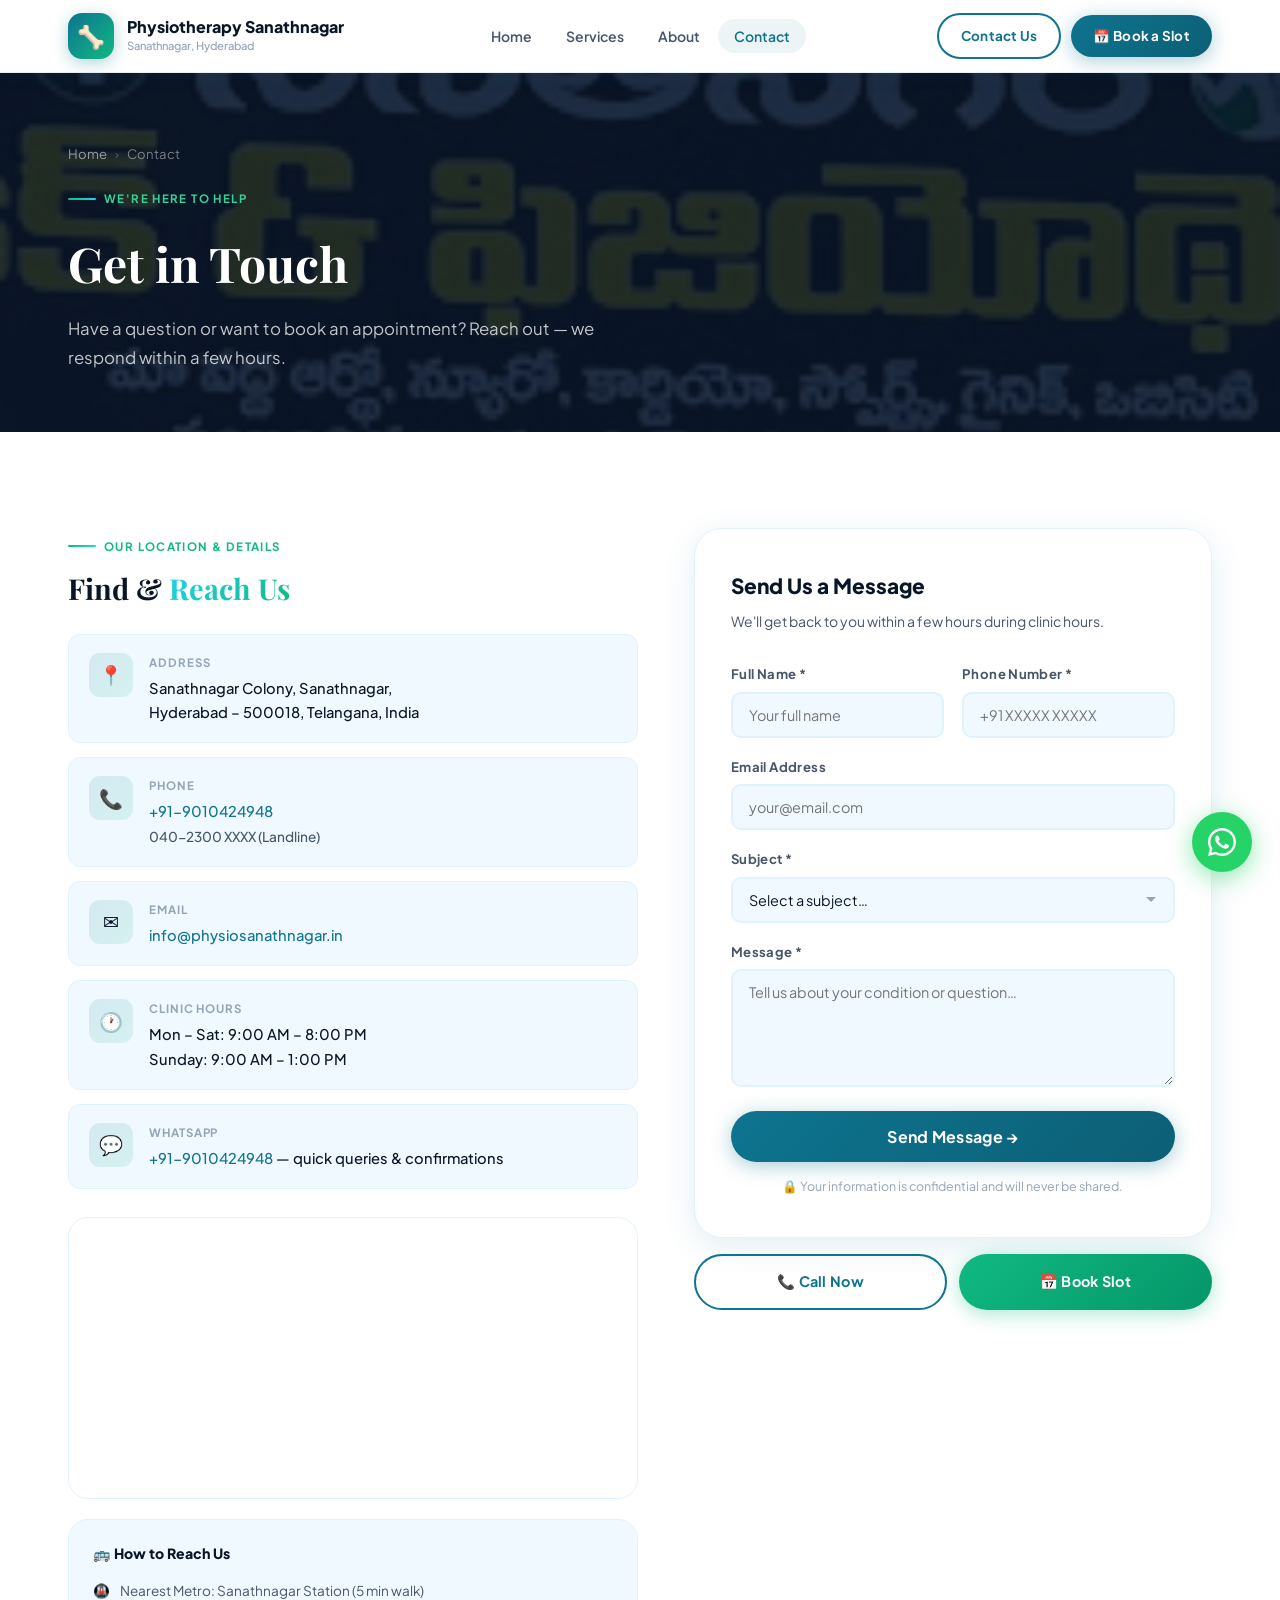
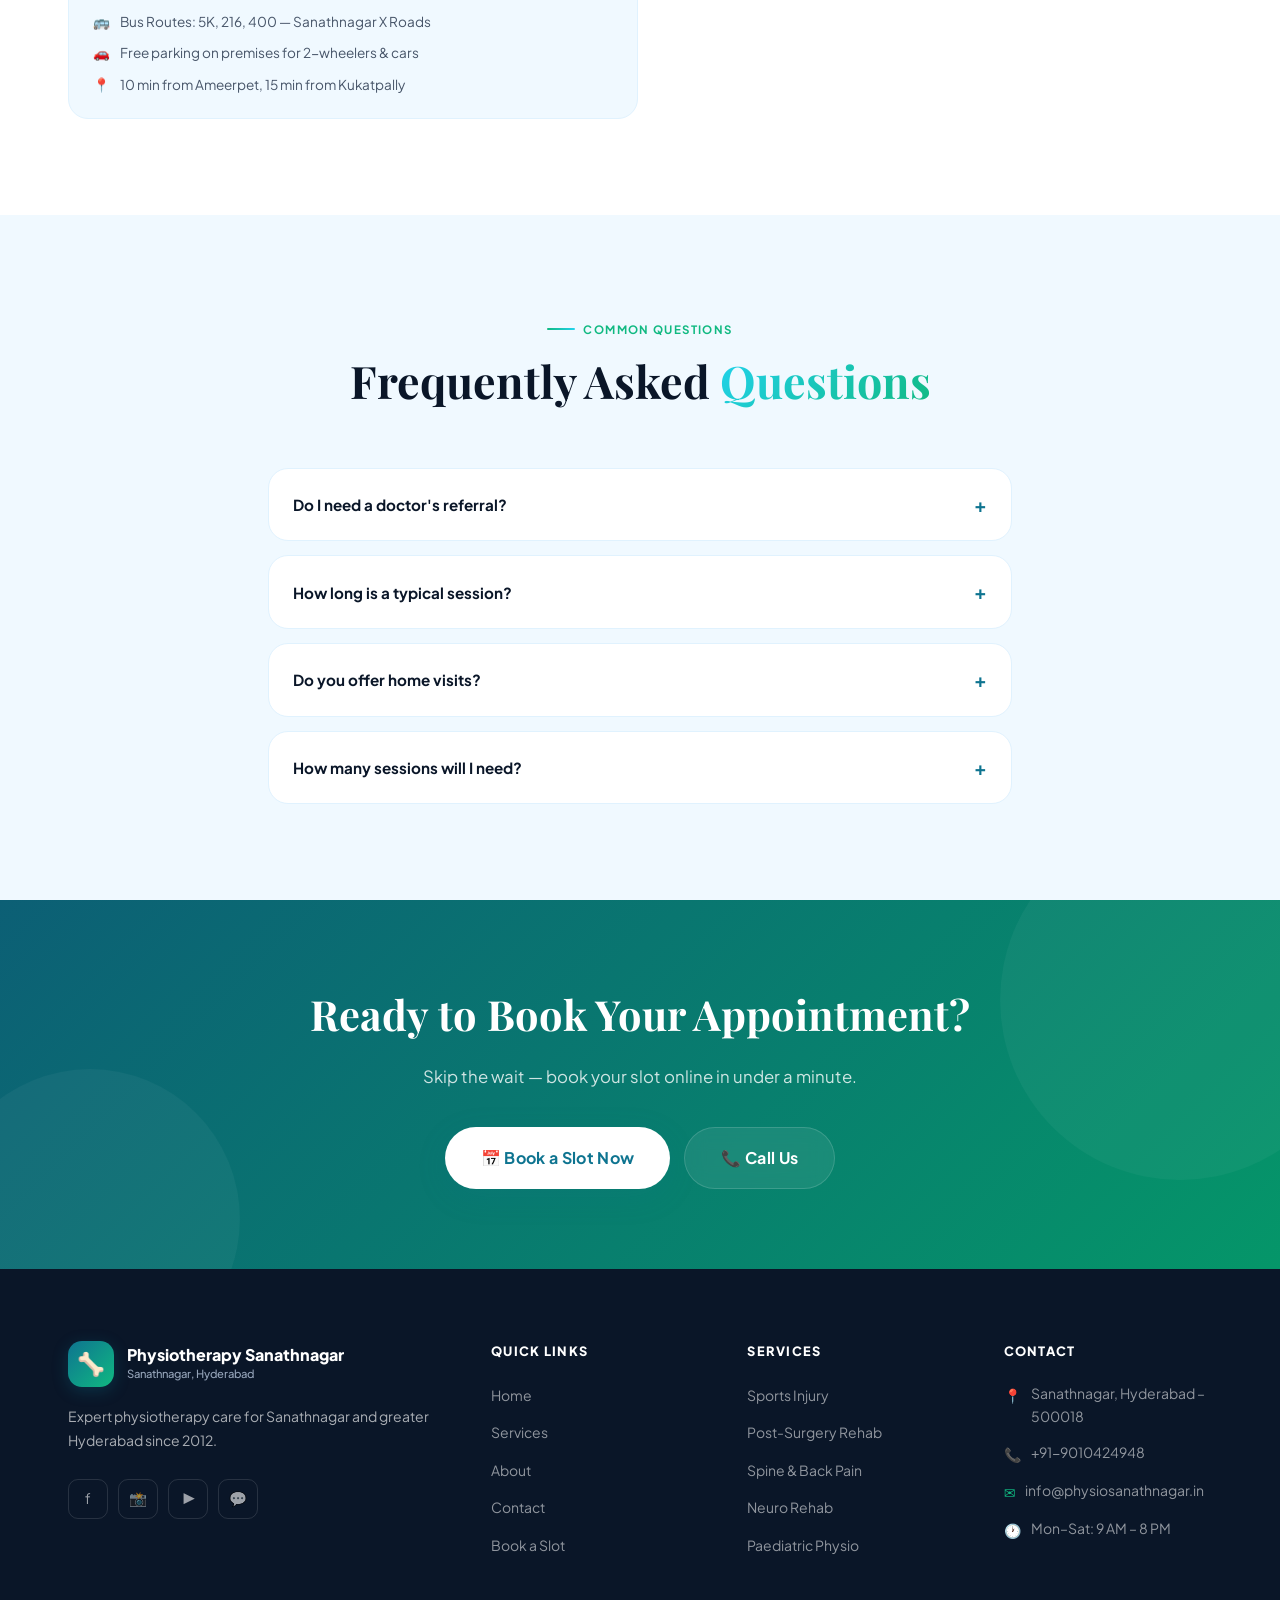
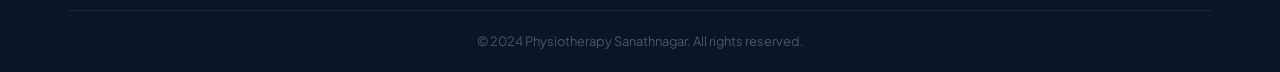
<file: contact.html>
﻿<!DOCTYPE html>
<html lang="en">
<head>
  <meta charset="UTF-8" />
  <meta name="viewport" content="width=device-width, initial-scale=1.0" />
  <title>Contact Us | Physiotherapy Sanathnagar, Hyderabad</title>
  <meta name="description" content="Contact Physiotherapy Sanathnagar. Call, email, or visit us at Sanathnagar, Hyderabad. Send us a message and we'll get back to you promptly." />
  <link rel="stylesheet" href="css/styles.css" />
</head>
<body>

<nav class="navbar">
  <div class="container">
    <div class="nav-inner">
      <a href="index.html" class="nav-logo">
        <div class="logo-icon">🦴</div>
        <div class="logo-text">
          <span class="logo-name">Physiotherapy Sanathnagar</span>
          <span class="logo-sub">Sanathnagar, Hyderabad</span>
        </div>
      </a>
      <ul class="nav-links">
        <li><a href="index.html">Home</a></li>
        <li><a href="services.html">Services</a></li>
        <li><a href="about.html">About</a></li>
        <li><a href="contact.html" class="active">Contact</a></li>
      </ul>
      <div class="nav-cta">
        <a href="contact.html" class="btn btn-outline btn-sm">Contact Us</a>
        <a href="booking.html" class="btn btn-primary btn-sm">📅 Book a Slot</a>
      </div>
      <button class="hamburger" aria-label="Toggle menu"><span></span><span></span><span></span></button>
    </div>
  </div>
  <div class="nav-mobile">
    <a href="index.html">Home</a>
    <a href="services.html">Services</a>
    <a href="about.html">About</a>
    <a href="contact.html" class="active">Contact</a>
    <div class="mobile-cta">
      <a href="contact.html" class="btn btn-outline">Contact Us</a>
      <a href="booking.html" class="btn btn-primary">📅 Book a Slot</a>
    </div>
  </div>
</nav>

<!-- PAGE HERO -->
<section class="page-hero">
  <div class="page-hero-bg" style="background-image:url('images/12.jpg');"></div>
  <div class="container page-hero-content">
    <div class="breadcrumb">
      <a href="index.html">Home</a><span class="breadcrumb-sep">›</span><span>Contact</span>
    </div>
    <div class="eyebrow" style="color:#34d399;">We're Here to Help</div>
    <h1>Get in Touch</h1>
    <p>Have a question or want to book an appointment? Reach out — we respond within a few hours.</p>
  </div>
</section>

<!-- CONTACT MAIN -->
<section class="section">
  <div class="container">
    <div class="contact-grid">

      <!-- Left: Info + Map -->
      <div class="fade-in-left">
        <div class="eyebrow">Our Location &amp; Details</div>
        <h2 class="section-title" style="font-size:1.8rem;">Find &amp; <span>Reach Us</span></h2>

        <div class="contact-info-cards" style="margin-top:28px;">
          <div class="contact-info-card">
            <div class="contact-info-icon">📍</div>
            <div>
              <div class="contact-info-label">Address</div>
              <div class="contact-info-value">Sanathnagar Colony, Sanathnagar,<br>Hyderabad – 500018, Telangana, India</div>
            </div>
          </div>
          <div class="contact-info-card">
            <div class="contact-info-icon">📞</div>
            <div>
              <div class="contact-info-label">Phone</div>
              <div class="contact-info-value">
                <a href="tel:+919010424948">+91-9010424948</a><br>
                <a href="tel:+914023000000" style="font-size:0.85rem;color:var(--text-mid);">040-2300 XXXX (Landline)</a>
              </div>
            </div>
          </div>
          <div class="contact-info-card">
            <div class="contact-info-icon">✉️</div>
            <div>
              <div class="contact-info-label">Email</div>
              <div class="contact-info-value"><a href="mailto:info@physiosanathnagar.in">info@physiosanathnagar.in</a></div>
            </div>
          </div>
          <div class="contact-info-card">
            <div class="contact-info-icon">🕐</div>
            <div>
              <div class="contact-info-label">Clinic Hours</div>
              <div class="contact-info-value">Mon – Sat: 9:00 AM – 8:00 PM<br>Sunday: 9:00 AM – 1:00 PM</div>
            </div>
          </div>
          <div class="contact-info-card">
            <div class="contact-info-icon">💬</div>
            <div>
              <div class="contact-info-label">WhatsApp</div>
              <div class="contact-info-value"><a href="https://wa.me/919010424948" target="_blank" rel="noopener">+91-9010424948</a> — quick queries &amp; confirmations</div>
            </div>
          </div>
        </div>

        <!-- Map -->
        <div class="map-embed">
          <iframe
            src="https://www.google.com/maps/embed?pb=!1m18!1m12!1m3!1d30454.0!2d78.4150!3d17.4500!2m3!1f0!2f0!3f0!3m2!1i1024!2i768!4f13.1!3m3!1m2!1s0x3bcb91b4c0b2b1a7%3A0x123456789abcdef!2sSanathnagar%2C+Hyderabad%2C+Telangana!5e0!3m2!1sen!2sin!4v1700000000000"
            allowfullscreen="" loading="lazy" referrerpolicy="no-referrer-when-downgrade"
            title="Physiotherapy Sanathnagar location">
          </iframe>
        </div>

        <!-- How to reach -->
        <div style="margin-top:20px;background:var(--bg);border:1px solid var(--border);border-radius:var(--radius-lg);padding:22px 24px;">
          <h4 style="font-size:0.88rem;font-weight:800;color:var(--text-dark);margin-bottom:14px;">🚌 How to Reach Us</h4>
          <ul style="list-style:none;display:flex;flex-direction:column;gap:9px;">
            <li style="font-size:0.85rem;color:var(--text-mid);display:flex;gap:10px;"><span>🚇</span>Nearest Metro: Sanathnagar Station (5 min walk)</li>
            <li style="font-size:0.85rem;color:var(--text-mid);display:flex;gap:10px;"><span>🚌</span>Bus Routes: 5K, 216, 400 — Sanathnagar X Roads</li>
            <li style="font-size:0.85rem;color:var(--text-mid);display:flex;gap:10px;"><span>🚗</span>Free parking on premises for 2-wheelers &amp; cars</li>
            <li style="font-size:0.85rem;color:var(--text-mid);display:flex;gap:10px;"><span>📍</span>10 min from Ameerpet, 15 min from Kukatpally</li>
          </ul>
        </div>
      </div>

      <!-- Right: Form -->
      <div class="fade-in-right">
        <div class="form-card">
          <div class="form-title">Send Us a Message</div>
          <div class="form-sub">We'll get back to you within a few hours during clinic hours.</div>

          <form data-demo>
            <div class="form-row">
              <div class="form-group">
                <label for="contact-name">Full Name *</label>
                <input type="text" id="contact-name" name="name" placeholder="Your full name" required />
              </div>
              <div class="form-group">
                <label for="contact-phone">Phone Number *</label>
                <input type="tel" id="contact-phone" name="phone" placeholder="+91 XXXXX XXXXX" required />
              </div>
            </div>
            <div class="form-group">
              <label for="contact-email">Email Address</label>
              <input type="email" id="contact-email" name="email" placeholder="your@email.com" />
            </div>
            <div class="form-group">
              <label for="contact-subject">Subject *</label>
              <select id="contact-subject" name="subject" required>
                <option value="" disabled selected>Select a subject…</option>
                <option>Appointment Enquiry</option>
                <option>Treatment Information</option>
                <option>Pricing &amp; Packages</option>
                <option>Insurance &amp; Billing</option>
                <option>Feedback / Testimonial</option>
                <option>Other</option>
              </select>
            </div>
            <div class="form-group">
              <label for="contact-message">Message *</label>
              <textarea id="contact-message" name="message" placeholder="Tell us about your condition or question…" rows="5" required></textarea>
            </div>
            <button type="submit" class="btn btn-primary form-submit">Send Message →</button>
            <p class="form-note">🔒 Your information is confidential and will never be shared.</p>
          </form>
          <div class="success-msg">
            ✅ <strong>Message received!</strong><br><br>
            Thank you for reaching out. We'll contact you within a few hours during clinic hours.
          </div>
        </div>

        <div style="margin-top:16px;display:grid;grid-template-columns:1fr 1fr;gap:12px;">
          <a href="tel:+919010424948" class="btn btn-outline" style="justify-content:center;">📞 Call Now</a>
          <a href="booking.html" class="btn btn-accent" style="justify-content:center;">📅 Book Slot</a>
        </div>
      </div>

    </div>
  </div>
</section>

<!-- FAQ -->
<section class="section section-alt">
  <div class="container" style="max-width:800px;">
    <div class="section-header center">
      <div class="eyebrow">Common Questions</div>
      <h2 class="section-title">Frequently Asked <span>Questions</span></h2>
    </div>
    <div style="display:flex;flex-direction:column;gap:14px;" class="fade-in">
      <details style="background:var(--bg-white);border:1.5px solid var(--border);border-radius:var(--radius-lg);padding:20px 24px;transition:border-color 0.2s;">
        <summary style="font-weight:700;color:var(--text-dark);cursor:pointer;font-size:0.95rem;list-style:none;display:flex;justify-content:space-between;align-items:center;">Do I need a doctor's referral? <span style="color:var(--primary);font-size:1.2rem;">+</span></summary>
        <p style="margin-top:12px;font-size:0.875rem;color:var(--text-mid);line-height:1.7;">No referral needed — you can book directly. However, if you have X-rays, MRI scans, or medical reports, please bring them as they help us plan your treatment.</p>
      </details>
      <details style="background:var(--bg-white);border:1.5px solid var(--border);border-radius:var(--radius-lg);padding:20px 24px;">
        <summary style="font-weight:700;color:var(--text-dark);cursor:pointer;font-size:0.95rem;list-style:none;display:flex;justify-content:space-between;align-items:center;">How long is a typical session? <span style="color:var(--primary);font-size:1.2rem;">+</span></summary>
        <p style="margin-top:12px;font-size:0.875rem;color:var(--text-mid);line-height:1.7;">Initial assessment sessions are 45–60 minutes. Follow-up treatment sessions are 30–45 minutes. Duration varies based on your condition and treatment required.</p>
      </details>
      <details style="background:var(--bg-white);border:1.5px solid var(--border);border-radius:var(--radius-lg);padding:20px 24px;">
        <summary style="font-weight:700;color:var(--text-dark);cursor:pointer;font-size:0.95rem;list-style:none;display:flex;justify-content:space-between;align-items:center;">Do you offer home visits? <span style="color:var(--primary);font-size:1.2rem;">+</span></summary>
        <p style="margin-top:12px;font-size:0.875rem;color:var(--text-mid);line-height:1.7;">Yes — home visits are available for post-surgery, elderly, or bedridden patients in Hyderabad. Call us to discuss availability and charges.</p>
      </details>
      <details style="background:var(--bg-white);border:1.5px solid var(--border);border-radius:var(--radius-lg);padding:20px 24px;">
        <summary style="font-weight:700;color:var(--text-dark);cursor:pointer;font-size:0.95rem;list-style:none;display:flex;justify-content:space-between;align-items:center;">How many sessions will I need? <span style="color:var(--primary);font-size:1.2rem;">+</span></summary>
        <p style="margin-top:12px;font-size:0.875rem;color:var(--text-mid);line-height:1.7;">It depends on your condition and your body's response. After an initial assessment, our physiotherapist will give you a clear treatment plan with an estimated number of sessions.</p>
      </details>
    </div>
  </div>
</section>

<!-- CTA -->
<section class="cta-banner">
  <div class="container">
    <h2>Ready to Book Your Appointment?</h2>
    <p>Skip the wait — book your slot online in under a minute.</p>
    <div class="cta-actions">
      <a href="booking.html" class="btn btn-white btn-lg">📅 Book a Slot Now</a>
      <a href="tel:+919010424948" class="btn btn-glass btn-lg">📞 Call Us</a>
    </div>
  </div>
</section>

<footer class="footer">
  <div class="container">
    <div class="footer-grid">
      <div class="footer-brand">
        <a href="index.html" class="nav-logo"><div class="logo-icon">🦴</div><div class="logo-text"><span class="logo-name" style="color:#fff;">Physiotherapy Sanathnagar</span><span class="logo-sub">Sanathnagar, Hyderabad</span></div></a>
        <p>Expert physiotherapy care for Sanathnagar and greater Hyderabad since 2012.</p>
        <div class="social-links"><a href="#" class="social-link">f</a><a href="#" class="social-link">📸</a><a href="#" class="social-link">▶</a><a href="#" class="social-link">💬</a></div>
      </div>
      <div class="footer-col"><h4>Quick Links</h4><ul class="footer-links"><li><a href="index.html">Home</a></li><li><a href="services.html">Services</a></li><li><a href="about.html">About</a></li><li><a href="contact.html">Contact</a></li><li><a href="booking.html">Book a Slot</a></li></ul></div>
      <div class="footer-col"><h4>Services</h4><ul class="footer-links"><li><a href="services.html">Sports Injury</a></li><li><a href="services.html">Post-Surgery Rehab</a></li><li><a href="services.html">Spine &amp; Back Pain</a></li><li><a href="services.html">Neuro Rehab</a></li><li><a href="services.html">Paediatric Physio</a></li></ul></div>
      <div class="footer-col"><h4>Contact</h4><ul class="footer-contact-items"><li class="footer-contact-item"><span class="icon">📍</span><span>Sanathnagar, Hyderabad – 500018</span></li><li class="footer-contact-item"><span class="icon">📞</span><a href="tel:+919010424948" style="color:rgba(255,255,255,0.55)">+91-9010424948</a></li><li class="footer-contact-item"><span class="icon">✉️</span><a href="mailto:info@physiosanathnagar.in" style="color:rgba(255,255,255,0.55)">info@physiosanathnagar.in</a></li><li class="footer-contact-item"><span class="icon">🕐</span><span>Mon–Sat: 9 AM – 8 PM</span></li></ul></div>
    </div>
    <div class="footer-bottom"><p>© 2024 Physiotherapy Sanathnagar. All rights reserved.</p></div>
  </div>
</footer>

<script src="js/main.js"></script>
<!-- WhatsApp Floating Button -->
<div class="wa-float" id="waFloat">
  <div class="wa-bubble" id="waBubble" style="display:none;">
    <button class="wa-btn-close" onclick="document.getElementById('waBubble').style.display='none'" aria-label="Close">&#x2715;</button>
    <div class="wa-name">Physiotherapy Sanathnagar</div>
    <div class="wa-status">Online &mdash; typically replies instantly</div>
    <div style="font-size:0.82rem;color:#333;line-height:1.5;">&#128075; Hi! How can we help?<br>Book a slot or ask us anything.</div>
  </div>
  <a href="https://wa.me/919010424948?text=Hi%2C+I+would+like+to+book+a+physiotherapy+appointment." target="_blank" rel="noopener" class="wa-btn" id="waBtn" aria-label="Chat on WhatsApp" title="Chat on WhatsApp">
    <svg viewBox="0 0 32 32" width="32" height="32" fill="white" xmlns="http://www.w3.org/2000/svg"><path d="M16 2C8.268 2 2 8.268 2 16c0 2.492.666 4.83 1.83 6.847L2 30l7.37-1.793A13.94 13.94 0 0016 30c7.732 0 14-6.268 14-14S23.732 2 16 2zm0 25.6a11.56 11.56 0 01-5.9-1.61l-.423-.25-4.37 1.063 1.097-4.26-.277-.436A11.56 11.56 0 014.4 16c0-6.396 5.204-11.6 11.6-11.6S27.6 9.604 27.6 16 22.396 27.6 16 27.6zm6.345-8.676c-.347-.174-2.056-1.014-2.374-1.13-.318-.115-.55-.173-.78.174-.23.347-.893 1.13-1.095 1.362-.202.23-.404.26-.75.086-.347-.174-1.466-.54-2.793-1.722-1.032-.92-1.73-2.056-1.933-2.402-.202-.347-.022-.534.152-.706.157-.157.347-.405.52-.607.174-.202.231-.347.347-.578.115-.23.057-.433-.029-.607-.086-.174-.78-1.879-1.07-2.574-.28-.676-.567-.584-.78-.595l-.664-.012c-.23 0-.607.087-.924.433-.318.347-1.212 1.184-1.212 2.888s1.24 3.35 1.413 3.58c.173.231 2.44 3.726 5.911 5.225.827.357 1.472.57 1.975.73.83.263 1.585.226 2.183.137.666-.1 2.056-.84 2.346-1.65.29-.81.29-1.505.202-1.65-.086-.144-.317-.23-.664-.404z"/></svg>
  </a>
</div>
<script>
(function(){
  setTimeout(function(){ document.getElementById("waBubble").style.display="block"; }, 3500);
  document.getElementById("waBtn").addEventListener("click", function(){ document.getElementById("waBubble").style.display="none"; });
})();
</script>
</body>
</html>
</file>
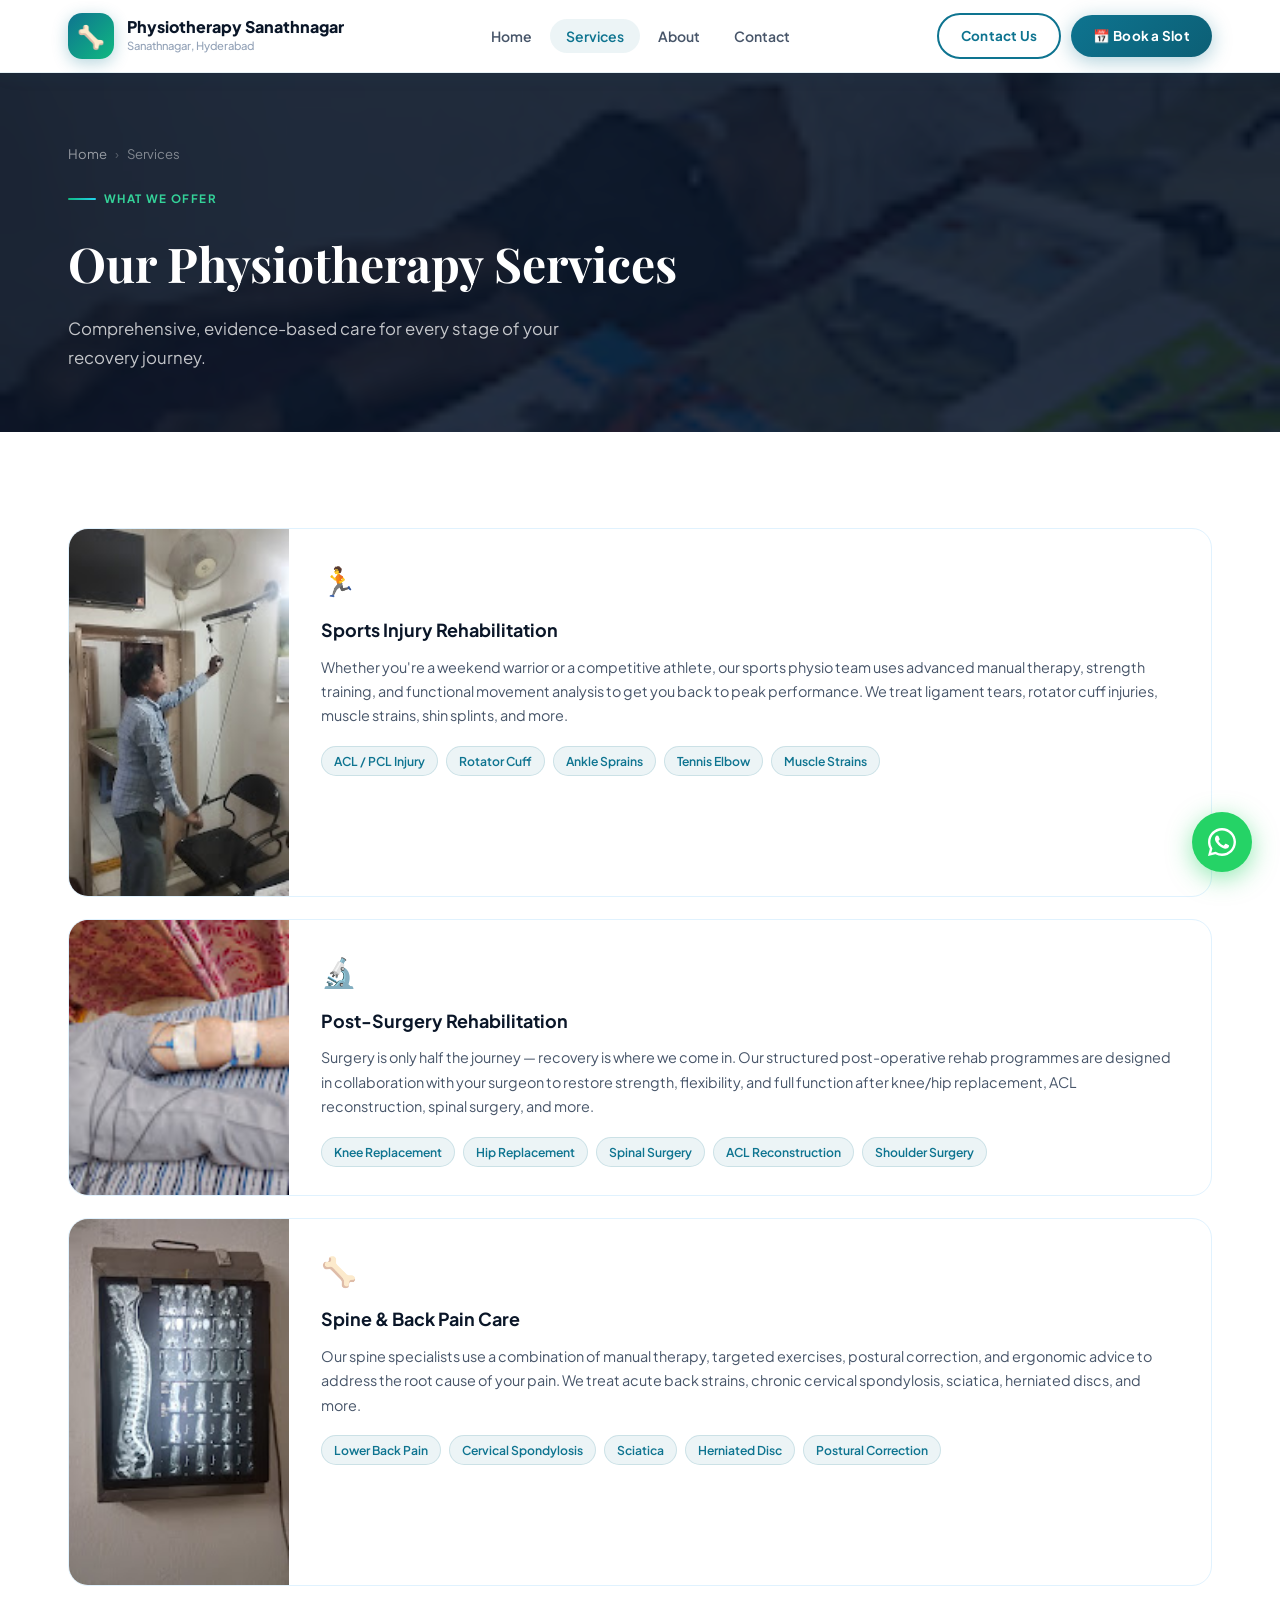
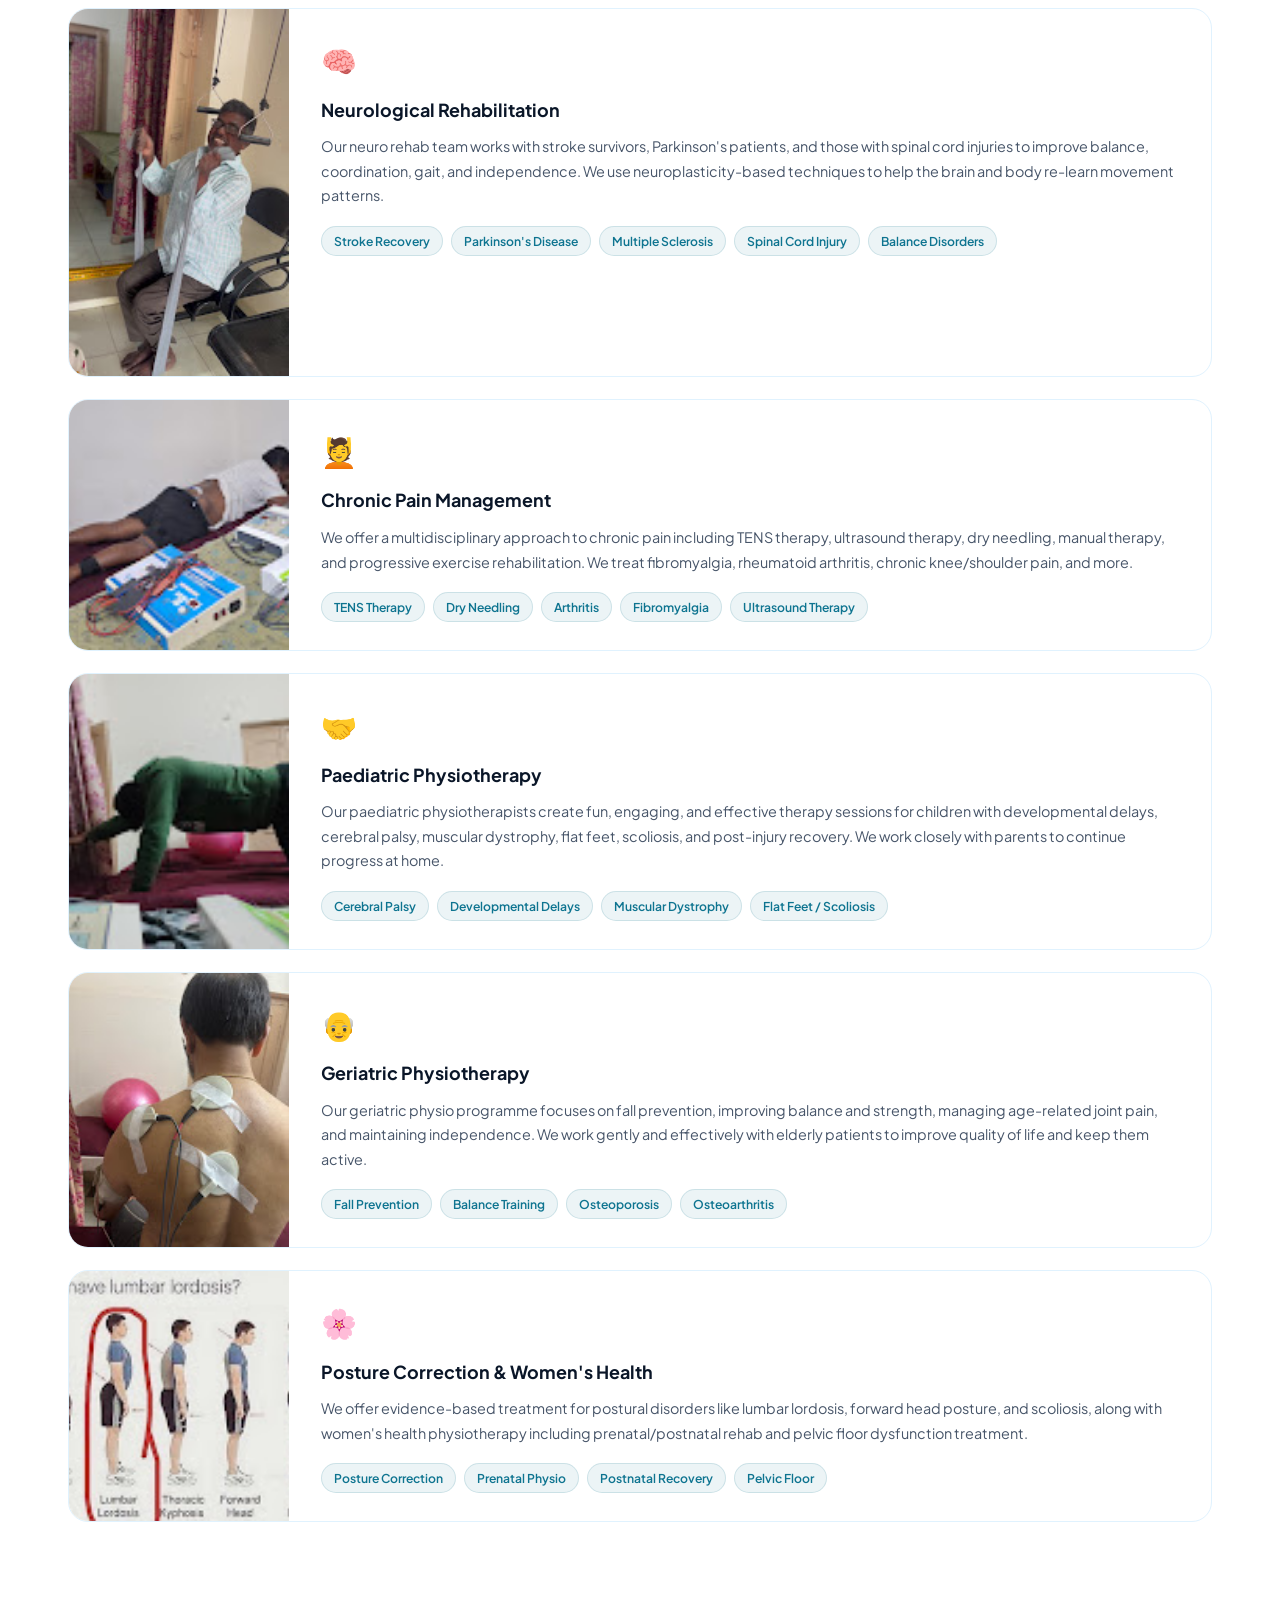
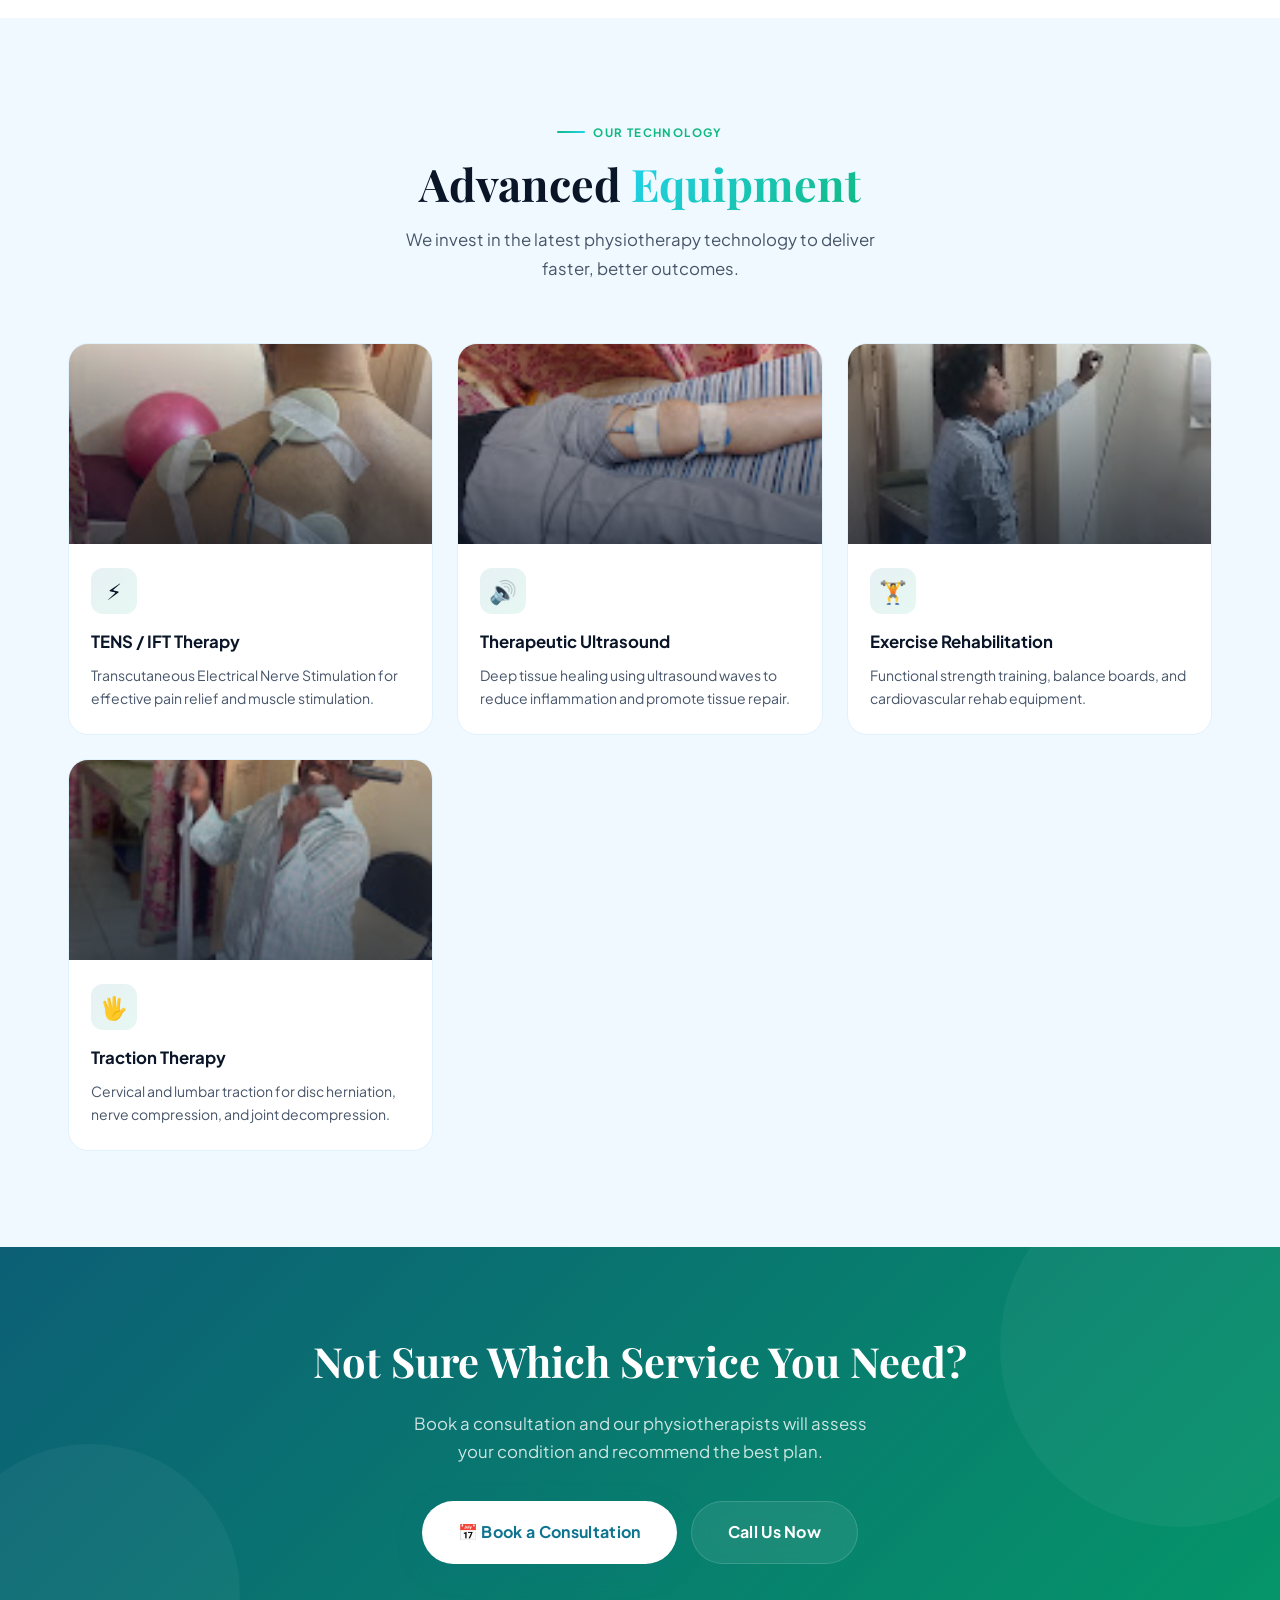
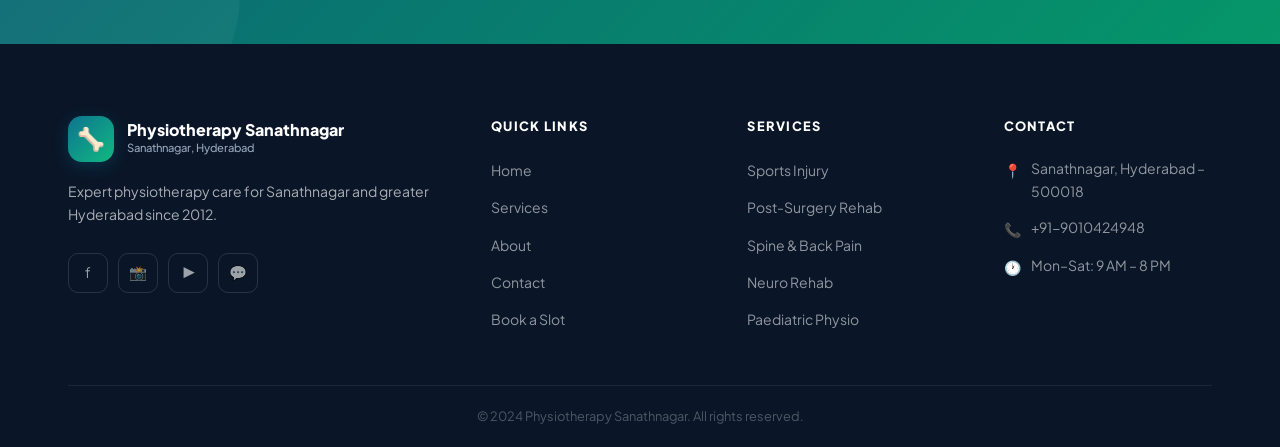
<file: services.html>
﻿<!DOCTYPE html>
<html lang="en">
<head>
  <meta charset="UTF-8" />
  <meta name="viewport" content="width=device-width, initial-scale=1.0" />
  <title>Our Services | Physiotherapy Sanathnagar, Hyderabad</title>
  <meta name="description" content="Comprehensive physiotherapy services in Sanathnagar, Hyderabad — sports injury, post-surgery rehab, spine care, neurological rehab, paediatric physio and more." />
  <meta name="keywords" content="physiotherapy services Hyderabad, sports injury treatment, post surgery rehab, back pain physio, neurological rehab Hyderabad" />
  <link rel="stylesheet" href="css/styles.css" />
</head>
<body>

<nav class="navbar">
  <div class="container">
    <div class="nav-inner">
      <a href="index.html" class="nav-logo">
        <div class="logo-icon">🦴</div>
        <div class="logo-text">
          <span class="logo-name">Physiotherapy Sanathnagar</span>
          <span class="logo-sub">Sanathnagar, Hyderabad</span>
        </div>
      </a>
      <ul class="nav-links">
        <li><a href="index.html">Home</a></li>
        <li><a href="services.html" class="active">Services</a></li>
        <li><a href="about.html">About</a></li>
        <li><a href="contact.html">Contact</a></li>
      </ul>
      <div class="nav-cta">
        <a href="contact.html" class="btn btn-outline btn-sm">Contact Us</a>
        <a href="booking.html" class="btn btn-primary btn-sm">📅 Book a Slot</a>
      </div>
      <button class="hamburger" aria-label="Toggle menu"><span></span><span></span><span></span></button>
    </div>
  </div>
  <div class="nav-mobile">
    <a href="index.html">Home</a>
    <a href="services.html" class="active">Services</a>
    <a href="about.html">About</a>
    <a href="contact.html">Contact</a>
    <div class="mobile-cta">
      <a href="contact.html" class="btn btn-outline">Contact Us</a>
      <a href="booking.html" class="btn btn-primary">📅 Book a Slot</a>
    </div>
  </div>
</nav>

<!-- PAGE HERO -->
<section class="page-hero">
  <div class="page-hero-bg" style="background-image:url('images/10.jpg');"></div>
  <div class="container page-hero-content">
    <div class="breadcrumb">
      <a href="index.html">Home</a><span class="breadcrumb-sep">›</span><span>Services</span>
    </div>
    <div class="eyebrow" style="color:#34d399;">What We Offer</div>
    <h1>Our Physiotherapy Services</h1>
    <p>Comprehensive, evidence-based care for every stage of your recovery journey.</p>
  </div>
</section>

<!-- SERVICES LIST -->
<section class="section">
  <div class="container">
    <div class="services-list-full">

      <div class="service-full-card fade-in">
        <div class="service-full-img">
          <img src="images/3.jpg" alt="Shoulder rehabilitation" />
        </div>
        <div class="service-full-body">
          <div style="font-size:1.8rem;margin-bottom:10px;">🏃</div>
          <h3>Sports Injury Rehabilitation</h3>
          <p>Whether you're a weekend warrior or a competitive athlete, our sports physio team uses advanced manual therapy, strength training, and functional movement analysis to get you back to peak performance. We treat ligament tears, rotator cuff injuries, muscle strains, shin splints, and more.</p>
          <div class="service-tags">
            <span class="service-tag">ACL / PCL Injury</span>
            <span class="service-tag">Rotator Cuff</span>
            <span class="service-tag">Ankle Sprains</span>
            <span class="service-tag">Tennis Elbow</span>
            <span class="service-tag">Muscle Strains</span>
          </div>
        </div>
      </div>

      <div class="service-full-card fade-in">
        <div class="service-full-img">
          <img src="images/9.jpg" alt="Knee electrotherapy" />
        </div>
        <div class="service-full-body">
          <div style="font-size:1.8rem;margin-bottom:10px;">🔬</div>
          <h3>Post-Surgery Rehabilitation</h3>
          <p>Surgery is only half the journey — recovery is where we come in. Our structured post-operative rehab programmes are designed in collaboration with your surgeon to restore strength, flexibility, and full function after knee/hip replacement, ACL reconstruction, spinal surgery, and more.</p>
          <div class="service-tags">
            <span class="service-tag">Knee Replacement</span>
            <span class="service-tag">Hip Replacement</span>
            <span class="service-tag">Spinal Surgery</span>
            <span class="service-tag">ACL Reconstruction</span>
            <span class="service-tag">Shoulder Surgery</span>
          </div>
        </div>
      </div>

      <div class="service-full-card fade-in">
        <div class="service-full-img">
          <img src="images/5.jpg" alt="Spine X-ray" />
        </div>
        <div class="service-full-body">
          <div style="font-size:1.8rem;margin-bottom:10px;">🦴</div>
          <h3>Spine &amp; Back Pain Care</h3>
          <p>Our spine specialists use a combination of manual therapy, targeted exercises, postural correction, and ergonomic advice to address the root cause of your pain. We treat acute back strains, chronic cervical spondylosis, sciatica, herniated discs, and more.</p>
          <div class="service-tags">
            <span class="service-tag">Lower Back Pain</span>
            <span class="service-tag">Cervical Spondylosis</span>
            <span class="service-tag">Sciatica</span>
            <span class="service-tag">Herniated Disc</span>
            <span class="service-tag">Postural Correction</span>
          </div>
        </div>
      </div>

      <div class="service-full-card fade-in">
        <div class="service-full-img">
          <img src="images/4.jpg" alt="Neck traction therapy" />
        </div>
        <div class="service-full-body">
          <div style="font-size:1.8rem;margin-bottom:10px;">🧠</div>
          <h3>Neurological Rehabilitation</h3>
          <p>Our neuro rehab team works with stroke survivors, Parkinson's patients, and those with spinal cord injuries to improve balance, coordination, gait, and independence. We use neuroplasticity-based techniques to help the brain and body re-learn movement patterns.</p>
          <div class="service-tags">
            <span class="service-tag">Stroke Recovery</span>
            <span class="service-tag">Parkinson's Disease</span>
            <span class="service-tag">Multiple Sclerosis</span>
            <span class="service-tag">Spinal Cord Injury</span>
            <span class="service-tag">Balance Disorders</span>
          </div>
        </div>
      </div>

      <div class="service-full-card fade-in">
        <div class="service-full-img">
          <img src="images/10.jpg" alt="Electrotherapy treatment" />
        </div>
        <div class="service-full-body">
          <div style="font-size:1.8rem;margin-bottom:10px;">💆</div>
          <h3>Chronic Pain Management</h3>
          <p>We offer a multidisciplinary approach to chronic pain including TENS therapy, ultrasound therapy, dry needling, manual therapy, and progressive exercise rehabilitation. We treat fibromyalgia, rheumatoid arthritis, chronic knee/shoulder pain, and more.</p>
          <div class="service-tags">
            <span class="service-tag">TENS Therapy</span>
            <span class="service-tag">Dry Needling</span>
            <span class="service-tag">Arthritis</span>
            <span class="service-tag">Fibromyalgia</span>
            <span class="service-tag">Ultrasound Therapy</span>
          </div>
        </div>
      </div>

      <div class="service-full-card fade-in">
        <div class="service-full-img">
          <img src="images/2.jpg" alt="Exercise rehabilitation" />
        </div>
        <div class="service-full-body">
          <div style="font-size:1.8rem;margin-bottom:10px;">🤝</div>
          <h3>Paediatric Physiotherapy</h3>
          <p>Our paediatric physiotherapists create fun, engaging, and effective therapy sessions for children with developmental delays, cerebral palsy, muscular dystrophy, flat feet, scoliosis, and post-injury recovery. We work closely with parents to continue progress at home.</p>
          <div class="service-tags">
            <span class="service-tag">Cerebral Palsy</span>
            <span class="service-tag">Developmental Delays</span>
            <span class="service-tag">Muscular Dystrophy</span>
            <span class="service-tag">Flat Feet / Scoliosis</span>
          </div>
        </div>
      </div>

      <div class="service-full-card fade-in">
        <div class="service-full-img">
          <img src="images/8.jpg" alt="Electrotherapy pads on back" />
        </div>
        <div class="service-full-body">
          <div style="font-size:1.8rem;margin-bottom:10px;">👴</div>
          <h3>Geriatric Physiotherapy</h3>
          <p>Our geriatric physio programme focuses on fall prevention, improving balance and strength, managing age-related joint pain, and maintaining independence. We work gently and effectively with elderly patients to improve quality of life and keep them active.</p>
          <div class="service-tags">
            <span class="service-tag">Fall Prevention</span>
            <span class="service-tag">Balance Training</span>
            <span class="service-tag">Osteoporosis</span>
            <span class="service-tag">Osteoarthritis</span>
          </div>
        </div>
      </div>

      <div class="service-full-card fade-in">
        <div class="service-full-img">
          <img src="images/11.jpg" alt="Posture correction" />
        </div>
        <div class="service-full-body">
          <div style="font-size:1.8rem;margin-bottom:10px;">🌸</div>
          <h3>Posture Correction &amp; Women's Health</h3>
          <p>We offer evidence-based treatment for postural disorders like lumbar lordosis, forward head posture, and scoliosis, along with women's health physiotherapy including prenatal/postnatal rehab and pelvic floor dysfunction treatment.</p>
          <div class="service-tags">
            <span class="service-tag">Posture Correction</span>
            <span class="service-tag">Prenatal Physio</span>
            <span class="service-tag">Postnatal Recovery</span>
            <span class="service-tag">Pelvic Floor</span>
          </div>
        </div>
      </div>

    </div>
  </div>
</section>

<!-- EQUIPMENT -->
<section class="section section-alt">
  <div class="container">
    <div class="section-header center">
      <div class="eyebrow">Our Technology</div>
      <h2 class="section-title">Advanced <span>Equipment</span></h2>
      <p class="section-sub">We invest in the latest physiotherapy technology to deliver faster, better outcomes.</p>
    </div>
    <div class="services-grid-new">
      <div class="service-card-new fade-in">
        <div class="service-card-img"><img src="images/8.jpg" alt="TENS therapy" /><div class="service-card-img-overlay"></div></div>
        <div class="service-card-body">
          <div class="service-card-icon">⚡</div>
          <h3>TENS / IFT Therapy</h3>
          <p>Transcutaneous Electrical Nerve Stimulation for effective pain relief and muscle stimulation.</p>
        </div>
      </div>
      <div class="service-card-new fade-in">
        <div class="service-card-img"><img src="images/9.jpg" alt="Electrotherapy knee" /><div class="service-card-img-overlay"></div></div>
        <div class="service-card-body">
          <div class="service-card-icon">🔊</div>
          <h3>Therapeutic Ultrasound</h3>
          <p>Deep tissue healing using ultrasound waves to reduce inflammation and promote tissue repair.</p>
        </div>
      </div>
      <div class="service-card-new fade-in">
        <div class="service-card-img"><img src="images/3.jpg" alt="Shoulder rehab" /><div class="service-card-img-overlay"></div></div>
        <div class="service-card-body">
          <div class="service-card-icon">🏋️</div>
          <h3>Exercise Rehabilitation</h3>
          <p>Functional strength training, balance boards, and cardiovascular rehab equipment.</p>
        </div>
      </div>
      <div class="service-card-new fade-in">
        <div class="service-card-img"><img src="images/4.jpg" alt="Traction therapy" /><div class="service-card-img-overlay"></div></div>
        <div class="service-card-body">
          <div class="service-card-icon">🖐️</div>
          <h3>Traction Therapy</h3>
          <p>Cervical and lumbar traction for disc herniation, nerve compression, and joint decompression.</p>
        </div>
      </div>
    </div>
  </div>
</section>

<!-- CTA -->
<section class="cta-banner">
  <div class="container">
    <h2>Not Sure Which Service You Need?</h2>
    <p>Book a consultation and our physiotherapists will assess your condition and recommend the best plan.</p>
    <div class="cta-actions">
      <a href="booking.html" class="btn btn-white btn-lg">📅 Book a Consultation</a>
      <a href="contact.html" class="btn btn-glass btn-lg">Call Us Now</a>
    </div>
  </div>
</section>

<footer class="footer">
  <div class="container">
    <div class="footer-grid">
      <div class="footer-brand">
        <a href="index.html" class="nav-logo"><div class="logo-icon">🦴</div><div class="logo-text"><span class="logo-name" style="color:#fff;">Physiotherapy Sanathnagar</span><span class="logo-sub">Sanathnagar, Hyderabad</span></div></a>
        <p>Expert physiotherapy care for Sanathnagar and greater Hyderabad since 2012.</p>
        <div class="social-links">
          <a href="#" class="social-link">f</a><a href="#" class="social-link">📸</a>
          <a href="#" class="social-link">▶</a><a href="#" class="social-link">💬</a>
        </div>
      </div>
      <div class="footer-col"><h4>Quick Links</h4><ul class="footer-links"><li><a href="index.html">Home</a></li><li><a href="services.html">Services</a></li><li><a href="about.html">About</a></li><li><a href="contact.html">Contact</a></li><li><a href="booking.html">Book a Slot</a></li></ul></div>
      <div class="footer-col"><h4>Services</h4><ul class="footer-links"><li><a href="services.html">Sports Injury</a></li><li><a href="services.html">Post-Surgery Rehab</a></li><li><a href="services.html">Spine &amp; Back Pain</a></li><li><a href="services.html">Neuro Rehab</a></li><li><a href="services.html">Paediatric Physio</a></li></ul></div>
      <div class="footer-col"><h4>Contact</h4><ul class="footer-contact-items"><li class="footer-contact-item"><span class="icon">📍</span><span>Sanathnagar, Hyderabad – 500018</span></li><li class="footer-contact-item"><span class="icon">📞</span><a href="tel:+919010424948" style="color:rgba(255,255,255,0.55)">+91-9010424948</a></li><li class="footer-contact-item"><span class="icon">🕐</span><span>Mon–Sat: 9 AM – 8 PM</span></li></ul></div>
    </div>
    <div class="footer-bottom"><p>© 2024 Physiotherapy Sanathnagar. All rights reserved.</p></div>
  </div>
</footer>

<script src="js/main.js"></script>
<!-- WhatsApp Floating Button -->
<div class="wa-float" id="waFloat">
  <div class="wa-bubble" id="waBubble" style="display:none;">
    <button class="wa-btn-close" onclick="document.getElementById('waBubble').style.display='none'" aria-label="Close">&#x2715;</button>
    <div class="wa-name">Physiotherapy Sanathnagar</div>
    <div class="wa-status">Online &mdash; typically replies instantly</div>
    <div style="font-size:0.82rem;color:#333;line-height:1.5;">&#128075; Hi! How can we help?<br>Book a slot or ask us anything.</div>
  </div>
  <a href="https://wa.me/919010424948?text=Hi%2C+I+would+like+to+book+a+physiotherapy+appointment." target="_blank" rel="noopener" class="wa-btn" id="waBtn" aria-label="Chat on WhatsApp" title="Chat on WhatsApp">
    <svg viewBox="0 0 32 32" width="32" height="32" fill="white" xmlns="http://www.w3.org/2000/svg"><path d="M16 2C8.268 2 2 8.268 2 16c0 2.492.666 4.83 1.83 6.847L2 30l7.37-1.793A13.94 13.94 0 0016 30c7.732 0 14-6.268 14-14S23.732 2 16 2zm0 25.6a11.56 11.56 0 01-5.9-1.61l-.423-.25-4.37 1.063 1.097-4.26-.277-.436A11.56 11.56 0 014.4 16c0-6.396 5.204-11.6 11.6-11.6S27.6 9.604 27.6 16 22.396 27.6 16 27.6zm6.345-8.676c-.347-.174-2.056-1.014-2.374-1.13-.318-.115-.55-.173-.78.174-.23.347-.893 1.13-1.095 1.362-.202.23-.404.26-.75.086-.347-.174-1.466-.54-2.793-1.722-1.032-.92-1.73-2.056-1.933-2.402-.202-.347-.022-.534.152-.706.157-.157.347-.405.52-.607.174-.202.231-.347.347-.578.115-.23.057-.433-.029-.607-.086-.174-.78-1.879-1.07-2.574-.28-.676-.567-.584-.78-.595l-.664-.012c-.23 0-.607.087-.924.433-.318.347-1.212 1.184-1.212 2.888s1.24 3.35 1.413 3.58c.173.231 2.44 3.726 5.911 5.225.827.357 1.472.57 1.975.73.83.263 1.585.226 2.183.137.666-.1 2.056-.84 2.346-1.65.29-.81.29-1.505.202-1.65-.086-.144-.317-.23-.664-.404z"/></svg>
  </a>
</div>
<script>
(function(){
  setTimeout(function(){ document.getElementById("waBubble").style.display="block"; }, 3500);
  document.getElementById("waBtn").addEventListener("click", function(){ document.getElementById("waBubble").style.display="none"; });
})();
</script>
</body>
</html>
</file>
<file: css/styles.css>
/* ============================================
   Physiotherapy Sanathnagar — Premium Styles
   ============================================ */

@import url('https://fonts.googleapis.com/css2?family=Plus+Jakarta+Sans:wght@300;400;500;600;700;800&family=Playfair+Display:wght@600;700;800&display=swap');

:root {
  --primary:       #0e7490;
  --primary-dark:  #0c5f75;
  --primary-light: #22d3ee;
  --accent:        #10b981;
  --accent-dark:   #059669;
  --gold:          #f59e0b;
  --navy:          #0a1628;
  --navy-2:        #0f2040;
  --bg:            #f0f9ff;
  --bg-white:      #ffffff;
  --text-dark:     #0a1628;
  --text-mid:      #475569;
  --text-light:    #94a3b8;
  --border:        #e0f2fe;
  --glass:         rgba(255,255,255,0.08);
  --glass-border:  rgba(255,255,255,0.15);
  --shadow-sm:     0 2px 8px rgba(14,116,144,0.08);
  --shadow:        0 8px 32px rgba(14,116,144,0.12);
  --shadow-lg:     0 20px 60px rgba(14,116,144,0.2);
  --shadow-dark:   0 20px 60px rgba(0,0,0,0.3);
  --radius:        12px;
  --radius-lg:     20px;
  --radius-xl:     28px;
  --transition:    0.3s cubic-bezier(0.4,0,0.2,1);
  --font:          'Plus Jakarta Sans', system-ui, sans-serif;
  --font-display:  'Playfair Display', Georgia, serif;
}

*, *::before, *::after { margin:0; padding:0; box-sizing:border-box; }
html { scroll-behavior:smooth; }

body {
  font-family: var(--font);
  background: var(--bg-white);
  color: var(--text-dark);
  line-height: 1.65;
  font-size: 16px;
  overflow-x: hidden;
}

img { max-width:100%; display:block; }
a { color:var(--primary); text-decoration:none; transition:color var(--transition); }

/* ── UTILITIES ── */
.container { max-width:1200px; margin:0 auto; padding:0 28px; }
.section { padding:96px 0; }
.section-dark { background:var(--navy); color:#fff; }
.section-teal { background:linear-gradient(135deg,var(--primary-dark),var(--accent-dark)); color:#fff; }
.section-alt { background:var(--bg); }

.eyebrow {
  display:inline-flex; align-items:center; gap:8px;
  font-size:0.72rem; font-weight:700; letter-spacing:0.12em;
  text-transform:uppercase; color:var(--accent);
  margin-bottom:16px;
}
.eyebrow::before {
  content:''; width:28px; height:2px;
  background:linear-gradient(90deg,var(--accent),var(--primary-light));
  border-radius:2px;
}

.section-title {
  font-family: var(--font-display);
  font-size: clamp(1.9rem, 3.5vw, 2.8rem);
  font-weight: 700;
  line-height: 1.18;
  color: var(--text-dark);
}
.section-title.light { color:#fff; }

.section-title span {
  background: linear-gradient(135deg, var(--primary-light), var(--accent));
  -webkit-background-clip: text;
  -webkit-text-fill-color: transparent;
  background-clip: text;
}

.section-sub {
  font-size:1.05rem; color:var(--text-mid); max-width:520px;
  margin-top:14px; line-height:1.75;
}
.section-sub.light { color:rgba(255,255,255,0.72); }

.section-header { margin-bottom:60px; }
.section-header.center { text-align:center; }
.section-header.center .section-sub { margin:14px auto 0; }

/* ── BUTTONS ── */
.btn {
  display:inline-flex; align-items:center; gap:9px;
  padding:14px 30px; border-radius:50px;
  font-size:0.9rem; font-weight:700; font-family:var(--font);
  cursor:pointer; border:none; transition:all var(--transition);
  letter-spacing:0.02em; text-align:center; white-space:nowrap;
}
.btn-primary {
  background:linear-gradient(135deg,var(--primary),var(--primary-dark));
  color:#fff; box-shadow:0 4px 20px rgba(14,116,144,0.35);
}
.btn-primary:hover {
  transform:translateY(-3px);
  box-shadow:0 8px 32px rgba(14,116,144,0.5);
  color:#fff;
}
.btn-accent {
  background:linear-gradient(135deg,var(--accent),var(--accent-dark));
  color:#fff; box-shadow:0 4px 20px rgba(16,185,129,0.35);
}
.btn-accent:hover {
  transform:translateY(-3px);
  box-shadow:0 8px 32px rgba(16,185,129,0.5);
  color:#fff;
}
.btn-outline {
  background:transparent; color:var(--primary);
  border:2px solid var(--primary);
}
.btn-outline:hover { background:var(--primary); color:#fff; transform:translateY(-2px); }
.btn-glass {
  background:var(--glass); color:#fff;
  border:1.5px solid var(--glass-border);
  backdrop-filter:blur(10px);
}
.btn-glass:hover { background:rgba(255,255,255,0.15); color:#fff; transform:translateY(-2px); }
.btn-white { background:#fff; color:var(--primary); box-shadow:var(--shadow); }
.btn-white:hover { transform:translateY(-3px); box-shadow:var(--shadow-lg); color:var(--primary-dark); }
.btn-sm { padding:10px 22px; font-size:0.84rem; }
.btn-lg { padding:17px 36px; font-size:1rem; }

/* ── NAVBAR ── */
.navbar {
  position:sticky; top:0; z-index:1000;
  background:rgba(255,255,255,0.95);
  backdrop-filter:blur(20px);
  border-bottom:1px solid rgba(14,116,144,0.1);
  box-shadow:0 2px 20px rgba(14,116,144,0.06);
}
.nav-inner {
  display:flex; align-items:center;
  justify-content:space-between; height:72px;
}
.nav-logo { display:flex; align-items:center; gap:13px; text-decoration:none; }
.logo-icon {
  width:46px; height:46px;
  background:linear-gradient(135deg,var(--primary),var(--accent));
  border-radius:14px; display:flex; align-items:center;
  justify-content:center; color:#fff; font-size:1.4rem; flex-shrink:0;
  box-shadow:0 4px 16px rgba(14,116,144,0.3);
}
.logo-text { display:flex; flex-direction:column; }
.logo-name { font-size:1rem; font-weight:800; color:var(--navy); line-height:1.1; }
.logo-sub { font-size:0.7rem; color:var(--text-light); font-weight:500; }

.nav-links { display:flex; align-items:center; gap:2px; list-style:none; }
.nav-links a {
  padding:8px 16px; border-radius:50px;
  font-size:0.875rem; font-weight:600; color:var(--text-mid);
  transition:all var(--transition); position:relative;
}
.nav-links a:hover, .nav-links a.active {
  color:var(--primary); background:rgba(14,116,144,0.08);
}

.nav-cta { display:flex; align-items:center; gap:10px; }
.hamburger {
  display:none; flex-direction:column; gap:5px;
  background:none; border:none; cursor:pointer; padding:8px;
}
.hamburger span {
  display:block; width:24px; height:2.5px;
  background:var(--navy); border-radius:3px; transition:all var(--transition);
}

.nav-mobile {
  display:none; flex-direction:column;
  background:#fff; border-top:1px solid var(--border);
  padding:12px 0 20px;
}
.nav-mobile.open { display:flex; }
.nav-mobile a {
  padding:13px 28px; font-size:0.95rem; font-weight:600;
  color:var(--text-mid); border-bottom:1px solid var(--border); display:block;
}
.nav-mobile a:hover, .nav-mobile a.active { color:var(--primary); background:var(--bg); }
.nav-mobile .mobile-cta {
  margin:16px 24px 0;
  display:flex; flex-direction:column; gap:10px;
}
.nav-mobile .mobile-cta .btn { justify-content:center; }

@media(max-width:860px) {
  .nav-links, .nav-cta { display:none; }
  .hamburger { display:flex; }
}

/* ── HERO ── */
.hero {
  background: linear-gradient(135deg, #050e1a 0%, #0a1628 40%, #0c2340 70%, #0a1628 100%);
  position:relative; overflow:hidden;
  min-height:92vh; display:flex; align-items:center;
}

/* Gradient mesh orbs */
.hero::before {
  content:'';
  position:absolute; inset:0; z-index:0;
  background:
    radial-gradient(ellipse 70% 60% at 80% 20%, rgba(14,116,144,0.35) 0%, transparent 60%),
    radial-gradient(ellipse 50% 50% at 10% 80%, rgba(16,185,129,0.2) 0%, transparent 55%),
    radial-gradient(ellipse 40% 40% at 60% 90%, rgba(34,211,238,0.12) 0%, transparent 50%);
}

/* Subtle grid lines */
.hero::after {
  content:'';
  position:absolute; inset:0; z-index:0;
  background-image:
    linear-gradient(rgba(255,255,255,0.025) 1px, transparent 1px),
    linear-gradient(90deg, rgba(255,255,255,0.025) 1px, transparent 1px);
  background-size: 60px 60px;
}

.hero-bg-image {
  position:absolute; inset:0; z-index:0;
  background:url('../images/2.jpg') center/cover no-repeat;
  opacity:0.06;
  filter:blur(3px) saturate(0.5);
}

.hero-grid {
  display:grid; grid-template-columns:1fr 1fr;
  gap:70px; align-items:center;
  padding:90px 0 80px;
  position:relative; z-index:1;
}

.hero-eyebrow {
  display:inline-flex; align-items:center; gap:10px;
  background:rgba(16,185,129,0.12); border:1px solid rgba(16,185,129,0.35);
  color:#34d399; font-size:0.75rem; font-weight:700;
  letter-spacing:0.12em; text-transform:uppercase;
  padding:8px 18px; border-radius:50px; margin-bottom:28px;
  backdrop-filter:blur(8px);
}
.hero-eyebrow .dot {
  width:7px; height:7px; border-radius:50%;
  background:#34d399; animation:pulse 2s infinite;
}
@keyframes pulse {
  0%,100% { opacity:1; transform:scale(1); box-shadow:0 0 0 0 rgba(52,211,153,0.4); }
  50% { opacity:0.7; transform:scale(1.3); box-shadow:0 0 0 5px rgba(52,211,153,0); }
}

.hero h1 {
  font-family:var(--font-display);
  font-size:clamp(2.5rem,4.8vw,3.9rem);
  font-weight:800; color:#fff; line-height:1.1;
  margin-bottom:24px;
  text-shadow:0 2px 40px rgba(0,0,0,0.5);
}
.hero h1 .gradient-text {
  background:linear-gradient(135deg, #22d3ee 0%, #34d399 50%, #6ee7b7 100%);
  -webkit-background-clip:text; -webkit-text-fill-color:transparent; background-clip:text;
  filter:drop-shadow(0 0 20px rgba(34,211,238,0.35));
}

.hero-desc {
  font-size:1.08rem; color:rgba(255,255,255,0.7);
  margin-bottom:40px; line-height:1.85; max-width:480px;
}

.hero-actions { display:flex; gap:14px; flex-wrap:wrap; margin-bottom:52px; }

.hero-stats {
  display:grid; grid-template-columns:repeat(3,1fr);
  gap:1px; background:rgba(255,255,255,0.07);
  border:1px solid rgba(255,255,255,0.1);
  border-radius:18px; overflow:hidden;
  backdrop-filter:blur(12px);
}
.hero-stat {
  background:rgba(255,255,255,0.04);
  padding:20px 16px; text-align:center;
  transition:background var(--transition);
}
.hero-stat:hover { background:rgba(255,255,255,0.09); }
.hero-stat-num {
  font-size:2rem; font-weight:800;
  background:linear-gradient(135deg,var(--primary-light),#34d399);
  -webkit-background-clip:text; -webkit-text-fill-color:transparent; background-clip:text;
  line-height:1; margin-bottom:5px;
}
.hero-stat-label { font-size:0.73rem; color:rgba(255,255,255,0.5); font-weight:500; }

/* ── Hero Right — Premium Image Frame ── */
.hero-visual { position:relative; height:580px; }

/* Outer glow ring */
.hero-visual-glow {
  position:absolute;
  top:-20px; left:10px; right:-20px; bottom:40px;
  border-radius:28px;
  background:linear-gradient(135deg, rgba(14,116,144,0.5), rgba(16,185,129,0.3), rgba(34,211,238,0.2));
  filter:blur(24px);
  z-index:0;
}

.hero-img-main {
  position:absolute; top:0; left:30px; right:0; bottom:64px;
  border-radius:24px;
  overflow:hidden;
  box-shadow:
    0 0 0 1px rgba(34,211,238,0.2),
    0 0 0 4px rgba(14,116,144,0.15),
    0 30px 80px rgba(0,0,0,0.6),
    0 0 60px rgba(14,116,144,0.25);
  z-index:1;
  transition:transform 0.6s ease;
}
.hero-img-main:hover { transform:scale(1.01); }
.hero-img-main img { width:100%; height:100%; object-fit:cover; }

/* Teal border accent on main image */
.hero-img-main::after {
  content:'';
  position:absolute; inset:0;
  border-radius:24px;
  background:linear-gradient(
    135deg,
    rgba(34,211,238,0.18) 0%,
    transparent 40%,
    transparent 60%,
    rgba(16,185,129,0.12) 100%
  );
  pointer-events:none; z-index:2;
}

.hero-img-secondary {
  position:absolute; bottom:0; left:0; width:50%;
  border-radius:18px;
  overflow:hidden;
  border:3px solid rgba(10,22,40,0.9);
  box-shadow:
    0 0 0 1px rgba(34,211,238,0.25),
    0 20px 50px rgba(0,0,0,0.5);
  z-index:2;
}
.hero-img-secondary img { width:100%; height:175px; object-fit:cover; }
.hero-img-secondary::after {
  content:'';
  position:absolute; inset:0;
  background:linear-gradient(to top, rgba(10,22,40,0.4) 0%, transparent 60%);
  pointer-events:none;
}

/* Decorative corner accent */
.hero-visual-corner {
  position:absolute; top:-14px; left:14px;
  width:56px; height:56px; z-index:3;
  border-top:3px solid var(--primary-light);
  border-left:3px solid var(--primary-light);
  border-radius:6px 0 0 0;
  opacity:0.7;
}
.hero-visual-corner-br {
  position:absolute; bottom:52px; right:-14px;
  width:56px; height:56px; z-index:3;
  border-bottom:3px solid #34d399;
  border-right:3px solid #34d399;
  border-radius:0 0 6px 0;
  opacity:0.7;
}

/* Floating dots decoration */
.hero-dots {
  position:absolute; top:30px; right:-30px;
  width:110px; height:110px; z-index:0;
  background-image: radial-gradient(circle, rgba(34,211,238,0.4) 1.5px, transparent 1.5px);
  background-size:14px 14px;
  opacity:0.6;
}

.hero-badge {
  position:absolute; top:32px; right:20px; z-index:4;
  background:rgba(8,18,34,0.88); backdrop-filter:blur(20px);
  border:1px solid rgba(255,255,255,0.12);
  border-radius:16px; padding:14px 18px;
  display:flex; gap:12px; align-items:center;
  box-shadow:0 12px 40px rgba(0,0,0,0.4), 0 0 0 1px rgba(34,211,238,0.1);
}
.hero-badge-icon { font-size:1.6rem; }
.hero-badge-text { display:flex; flex-direction:column; }
.hero-badge-num { font-size:1.3rem; font-weight:800; color:#fff; line-height:1; }
.hero-badge-label { font-size:0.72rem; color:rgba(255,255,255,0.5); margin-top:2px; }

.hero-badge-2 {
  position:absolute; bottom:85px; right:4px; z-index:4;
  background:linear-gradient(135deg, #10b981, #059669);
  border-radius:50px; padding:11px 20px;
  display:flex; align-items:center; gap:8px;
  box-shadow:0 8px 28px rgba(16,185,129,0.45), 0 0 0 1px rgba(255,255,255,0.1);
  color:#fff; font-size:0.82rem; font-weight:700;
  animation:float 3.2s ease-in-out infinite;
  white-space:nowrap;
}
@keyframes float {
  0%,100% { transform:translateY(0); }
  50% { transform:translateY(-9px); }
}

/* Pulsing ring behind badge-2 */
.hero-badge-2::before {
  content:'';
  position:absolute; inset:-6px;
  border-radius:50px;
  border:2px solid rgba(16,185,129,0.3);
  animation:ringPulse 2.5s ease-in-out infinite;
}
@keyframes ringPulse {
  0%,100% { opacity:1; transform:scale(1); }
  50% { opacity:0; transform:scale(1.15); }
}

@media(max-width:880px) {
  .hero-grid { grid-template-columns:1fr; gap:48px; }
  .hero-visual { height:390px; }
  .hero-img-main { left:0; bottom:52px; }
  .hero-dots { display:none; }
}

/* ── TRUST STRIP ── */
.trust-strip {
  background:var(--bg-white);
  border-bottom:1px solid var(--border);
  padding:0;
}
.trust-inner {
  display:flex; overflow-x:auto;
  scrollbar-width:none;
}
.trust-inner::-webkit-scrollbar { display:none; }
.trust-item {
  flex:1; min-width:180px;
  display:flex; flex-direction:column; align-items:center; gap:6px;
  padding:22px 16px;
  border-right:1px solid var(--border);
  transition:background var(--transition);
}
.trust-item:last-child { border-right:none; }
.trust-item:hover { background:var(--bg); }
.trust-item-icon { font-size:1.5rem; }
.trust-item-label { font-size:0.8rem; font-weight:700; color:var(--text-dark); text-align:center; }
.trust-item-sub { font-size:0.72rem; color:var(--text-light); text-align:center; }

/* ── SERVICES GRID ── */
.services-grid-new {
  display:grid;
  grid-template-columns:repeat(auto-fill,minmax(310px,1fr));
  gap:24px;
}
.service-card-new {
  background:var(--bg-white);
  border:1px solid var(--border);
  border-radius:var(--radius-lg);
  overflow:hidden;
  transition:all var(--transition);
  position:relative;
  group:true;
}
.service-card-new:hover {
  transform:translateY(-6px);
  box-shadow:var(--shadow-lg);
  border-color:transparent;
}
.service-card-img {
  height:200px; overflow:hidden; position:relative;
}
.service-card-img img {
  width:100%; height:100%; object-fit:cover;
  transition:transform 0.5s ease;
}
.service-card-new:hover .service-card-img img { transform:scale(1.07); }
.service-card-img-overlay {
  position:absolute; inset:0;
  background:linear-gradient(to top,rgba(10,22,40,0.6),transparent);
}
.service-card-body { padding:24px 22px; }
.service-card-icon {
  width:46px; height:46px;
  background:linear-gradient(135deg,rgba(14,116,144,0.1),rgba(16,185,129,0.1));
  border-radius:12px; display:flex; align-items:center; justify-content:center;
  font-size:1.4rem; margin-bottom:14px;
}
.service-card-body h3 {
  font-size:1.05rem; font-weight:700; color:var(--text-dark); margin-bottom:8px;
}
.service-card-body p {
  font-size:0.875rem; color:var(--text-mid); line-height:1.65;
}
.service-card-arrow {
  display:inline-flex; align-items:center; gap:6px;
  font-size:0.8rem; font-weight:700; color:var(--primary); margin-top:14px;
  transition:gap var(--transition);
}
.service-card-new:hover .service-card-arrow { gap:10px; }

/* ── IMAGE GALLERY ── */
.gallery-grid {
  display:grid;
  grid-template-columns:repeat(4,1fr);
  grid-auto-rows:200px;
  gap:12px;
}
.gallery-item {
  overflow:hidden; border-radius:var(--radius);
  position:relative; cursor:pointer;
}
.gallery-item.tall { grid-row:span 2; }
.gallery-item.wide { grid-column:span 2; }
.gallery-item img {
  width:100%; height:100%; object-fit:cover;
  transition:transform 0.5s ease;
}
.gallery-item:hover img { transform:scale(1.08); }
.gallery-overlay {
  position:absolute; inset:0;
  background:linear-gradient(to top,rgba(14,116,144,0.7),transparent);
  opacity:0; transition:opacity var(--transition);
  display:flex; align-items:flex-end; padding:16px;
}
.gallery-item:hover .gallery-overlay { opacity:1; }
.gallery-overlay-text {
  font-size:0.82rem; font-weight:600; color:#fff;
}

@media(max-width:860px) {
  .gallery-grid { grid-template-columns:repeat(2,1fr); }
  .gallery-item.wide { grid-column:span 1; }
}
@media(max-width:480px) {
  .gallery-grid { grid-template-columns:1fr 1fr; grid-auto-rows:150px; }
}

/* ── WHY US ── */
.why-layout {
  display:grid; grid-template-columns:1fr 1fr; gap:72px; align-items:center;
}
.why-image-stack { position:relative; }
.why-img-bg {
  border-radius:var(--radius-xl); overflow:hidden;
  box-shadow:var(--shadow-lg);
}
.why-img-bg img { width:100%; aspect-ratio:4/3; object-fit:cover; }

.why-img-small {
  position:absolute; bottom:-28px; right:-24px;
  width:200px; border-radius:var(--radius-lg); overflow:hidden;
  border:4px solid var(--bg-white);
  box-shadow:var(--shadow-lg);
}
.why-img-small img { width:100%; height:160px; object-fit:cover; }

.why-badge {
  position:absolute; top:24px; left:-24px;
  background:var(--navy); border-radius:var(--radius);
  padding:16px 20px; text-align:center;
  box-shadow:var(--shadow-dark);
  border:1px solid rgba(255,255,255,0.06);
}
.why-badge-num {
  font-size:2rem; font-weight:800;
  background:linear-gradient(135deg,var(--primary-light),#34d399);
  -webkit-background-clip:text; -webkit-text-fill-color:transparent; background-clip:text;
  line-height:1;
}
.why-badge-text { font-size:0.72rem; color:rgba(255,255,255,0.55); margin-top:4px; }

.why-features { margin-top:32px; display:flex; flex-direction:column; gap:18px; }
.why-feature {
  display:flex; gap:16px; align-items:flex-start;
  padding:18px 20px; border-radius:var(--radius);
  border:1px solid var(--border); background:var(--bg-white);
  transition:all var(--transition);
}
.why-feature:hover {
  border-color:var(--primary); transform:translateX(6px);
  box-shadow:var(--shadow-sm);
}
.why-feature-icon {
  width:42px; height:42px; border-radius:10px; flex-shrink:0;
  background:linear-gradient(135deg,rgba(14,116,144,0.12),rgba(16,185,129,0.12));
  display:flex; align-items:center; justify-content:center; font-size:1.2rem;
  margin-top:1px;
}
.why-feature-title { font-size:0.95rem; font-weight:700; color:var(--text-dark); margin-bottom:4px; }
.why-feature-desc { font-size:0.85rem; color:var(--text-mid); line-height:1.55; }

@media(max-width:860px) {
  .why-layout { grid-template-columns:1fr; gap:48px; }
  .why-img-small { right:0; }
  .why-badge { left:auto; right:220px; }
}

/* ── TESTIMONIALS ── */
.testimonials-grid {
  display:grid; grid-template-columns:repeat(auto-fill,minmax(320px,1fr)); gap:24px;
}
.testimonial-card {
  background:rgba(255,255,255,0.05);
  border:1px solid rgba(255,255,255,0.1);
  border-radius:var(--radius-lg); padding:30px;
  transition:all var(--transition); position:relative;
}
.testimonial-card::before {
  content:'"'; position:absolute; top:16px; right:24px;
  font-size:5rem; line-height:1;
  font-family:var(--font-display); color:rgba(34,211,238,0.15);
  pointer-events:none;
}
.testimonial-card:hover {
  background:rgba(255,255,255,0.08);
  border-color:rgba(255,255,255,0.18);
  transform:translateY(-4px);
}
.stars { color:var(--gold); letter-spacing:3px; font-size:0.9rem; margin-bottom:16px; }
.testimonial-text {
  font-size:0.93rem; color:rgba(255,255,255,0.75);
  line-height:1.75; margin-bottom:20px; font-style:italic;
}
.testimonial-author { display:flex; align-items:center; gap:12px; }
.author-avatar {
  width:44px; height:44px; border-radius:50%; flex-shrink:0;
  background:linear-gradient(135deg,var(--primary),var(--accent));
  display:flex; align-items:center; justify-content:center;
  color:#fff; font-weight:800; font-size:1rem;
}
.author-name { font-size:0.9rem; font-weight:700; color:#fff; }
.author-loc { font-size:0.76rem; color:rgba(255,255,255,0.45); margin-top:2px; }

/* ── STATS BAR ── */
.stats-bar {
  background:linear-gradient(135deg,var(--navy),#0d2a3e);
  padding:60px 0; position:relative; overflow:hidden;
}
.stats-bar::before {
  content:''; position:absolute; inset:0;
  background:url('../images/8.jpg') center/cover no-repeat;
  opacity:0.06;
}
.stats-grid {
  display:grid; grid-template-columns:repeat(4,1fr); gap:32px;
  position:relative; z-index:1;
}
.stat-item { text-align:center; }
.stat-num-big {
  font-size:clamp(2rem,4vw,3rem); font-weight:800;
  background:linear-gradient(135deg,var(--primary-light),#34d399);
  -webkit-background-clip:text; -webkit-text-fill-color:transparent; background-clip:text;
  line-height:1; margin-bottom:8px;
}
.stat-label-big { font-size:0.88rem; color:rgba(255,255,255,0.6); font-weight:500; }
@media(max-width:640px) {
  .stats-grid { grid-template-columns:repeat(2,1fr); }
}

/* ── CTA BANNER ── */
.cta-banner {
  background:linear-gradient(135deg,#0c5f75,var(--accent-dark));
  position:relative; overflow:hidden; padding:80px 0; text-align:center;
}
.cta-banner::before {
  content:''; position:absolute; top:-80px; right:-80px;
  width:360px; height:360px; border-radius:50%;
  background:rgba(255,255,255,0.04);
}
.cta-banner::after {
  content:''; position:absolute; bottom:-100px; left:-60px;
  width:300px; height:300px; border-radius:50%;
  background:rgba(255,255,255,0.04);
}
.cta-banner h2 {
  font-family:var(--font-display);
  font-size:clamp(1.8rem,3.5vw,2.6rem);
  font-weight:700; color:#fff; margin-bottom:14px; position:relative; z-index:1;
}
.cta-banner p {
  font-size:1.05rem; color:rgba(255,255,255,0.8);
  margin-bottom:36px; max-width:480px;
  margin-left:auto; margin-right:auto; position:relative; z-index:1;
}
.cta-actions { display:flex; justify-content:center; gap:14px; flex-wrap:wrap; position:relative; z-index:1; }

/* ── FOOTER ── */
.footer { background:var(--navy); color:rgba(255,255,255,0.65); padding:72px 0 0; }
.footer-grid {
  display:grid; grid-template-columns:1.8fr 1fr 1fr 1fr;
  gap:48px; padding-bottom:52px;
  border-bottom:1px solid rgba(255,255,255,0.07);
}
.footer-brand p { font-size:0.875rem; line-height:1.7; margin:18px 0 26px; }
.social-links { display:flex; gap:10px; }
.social-link {
  width:40px; height:40px; border-radius:10px;
  border:1px solid rgba(255,255,255,0.12);
  display:flex; align-items:center; justify-content:center;
  color:rgba(255,255,255,0.6); font-size:0.9rem;
  transition:all var(--transition);
}
.social-link:hover { background:var(--primary); border-color:var(--primary); color:#fff; transform:translateY(-2px); }
.footer-col h4 {
  font-size:0.8rem; font-weight:800; letter-spacing:0.1em;
  text-transform:uppercase; color:#fff; margin-bottom:20px;
}
.footer-links { list-style:none; display:flex; flex-direction:column; gap:11px; }
.footer-links a { font-size:0.875rem; color:rgba(255,255,255,0.55); transition:color var(--transition); }
.footer-links a:hover { color:var(--primary-light); padding-left:4px; }
.footer-contact-items { list-style:none; display:flex; flex-direction:column; gap:13px; }
.footer-contact-item { display:flex; gap:10px; font-size:0.875rem; color:rgba(255,255,255,0.55); align-items:flex-start; }
.footer-contact-item .icon { color:var(--accent); margin-top:2px; flex-shrink:0; }
.footer-bottom {
  padding:20px 0; text-align:center;
  font-size:0.8rem; color:rgba(255,255,255,0.28);
}

@media(max-width:960px) { .footer-grid { grid-template-columns:1fr 1fr; } }
@media(max-width:560px) { .footer-grid { grid-template-columns:1fr; } }

/* ── PAGE HERO ── */
.page-hero {
  background:var(--navy); color:#fff; padding:70px 0 60px;
  position:relative; overflow:hidden;
}
.page-hero-bg {
  position:absolute; inset:0; opacity:0.12;
  background-size:cover; background-position:center;
}
.page-hero-content { position:relative; z-index:1; }
.page-hero h1 {
  font-family:var(--font-display);
  font-size:clamp(2rem,4vw,3rem); font-weight:700; margin-bottom:12px;
}
.page-hero p { font-size:1.05rem; opacity:0.75; max-width:540px; line-height:1.7; }

.breadcrumb {
  display:flex; gap:8px; align-items:center; font-size:0.82rem;
  margin-bottom:16px; color:rgba(255,255,255,0.45);
}
.breadcrumb a { color:rgba(255,255,255,0.55); transition:color var(--transition); }
.breadcrumb a:hover { color:#fff; }
.breadcrumb-sep { color:rgba(255,255,255,0.25); }

/* ── ABOUT PAGE ── */
.about-story-grid {
  display:grid; grid-template-columns:1fr 1fr; gap:72px; align-items:center;
}
.team-grid {
  display:grid; grid-template-columns:repeat(auto-fill,minmax(250px,1fr)); gap:24px;
}
.team-card {
  background:var(--bg-white); border:1px solid var(--border);
  border-radius:var(--radius-lg); overflow:hidden; text-align:center;
  transition:all var(--transition);
}
.team-card:hover { transform:translateY(-5px); box-shadow:var(--shadow-lg); }
.team-img { aspect-ratio:1/1; overflow:hidden; }
.team-img img { width:100%; height:100%; object-fit:cover; transition:transform 0.5s ease; }
.team-card:hover .team-img img { transform:scale(1.06); }
.team-info { padding:22px 18px; }
.team-name { font-size:1rem; font-weight:700; color:var(--text-dark); margin-bottom:4px; }
.team-role { font-size:0.8rem; color:var(--accent-dark); font-weight:700; text-transform:uppercase; letter-spacing:0.06em; margin-bottom:10px; }
.team-bio { font-size:0.83rem; color:var(--text-mid); line-height:1.6; }

.values-grid {
  display:grid; grid-template-columns:repeat(auto-fill,minmax(220px,1fr)); gap:24px;
}
.value-card {
  text-align:center; padding:36px 24px;
  background:var(--bg-white); border:1px solid var(--border);
  border-radius:var(--radius-lg); transition:all var(--transition);
}
.value-card:hover { transform:translateY(-5px); box-shadow:var(--shadow-lg); border-color:var(--primary); }
.value-icon { font-size:2.4rem; margin-bottom:16px; }
.value-card h3 { font-size:1rem; font-weight:700; color:var(--text-dark); margin-bottom:10px; }
.value-card p { font-size:0.86rem; color:var(--text-mid); line-height:1.65; }

@media(max-width:840px) { .about-story-grid { grid-template-columns:1fr; gap:40px; } }

/* ── SERVICES FULL ── */
.services-list-full { display:flex; flex-direction:column; gap:22px; }
.service-full-card {
  background:var(--bg-white); border:1px solid var(--border);
  border-radius:var(--radius-lg); overflow:hidden;
  display:flex; transition:all var(--transition);
}
.service-full-card:hover { transform:translateY(-3px); box-shadow:var(--shadow-lg); border-color:transparent; }
.service-full-img { width:220px; flex-shrink:0; overflow:hidden; }
.service-full-img img { width:100%; height:100%; object-fit:cover; transition:transform 0.5s ease; }
.service-full-card:hover .service-full-img img { transform:scale(1.05); }
.service-full-body { padding:28px 32px; flex:1; }
.service-full-body h3 { font-size:1.12rem; font-weight:700; color:var(--text-dark); margin-bottom:10px; }
.service-full-body p { font-size:0.9rem; color:var(--text-mid); line-height:1.7; margin-bottom:18px; }
.service-tags { display:flex; gap:8px; flex-wrap:wrap; }
.service-tag {
  font-size:0.76rem; background:rgba(14,116,144,0.08);
  color:var(--primary); padding:4px 12px; border-radius:50px; font-weight:600;
  border:1px solid rgba(14,116,144,0.15);
}

@media(max-width:680px) {
  .service-full-card { flex-direction:column; }
  .service-full-img { width:100%; height:200px; }
}

/* ── CONTACT PAGE ── */
.contact-grid {
  display:grid; grid-template-columns:1.1fr 1fr; gap:56px; align-items:start;
}
.contact-info-cards { display:flex; flex-direction:column; gap:14px; margin-bottom:28px; }
.contact-info-card {
  display:flex; gap:16px; background:var(--bg);
  padding:18px 20px; border-radius:var(--radius);
  border:1px solid var(--border); align-items:flex-start;
  transition:all var(--transition);
}
.contact-info-card:hover { border-color:var(--primary); transform:translateX(4px); }
.contact-info-icon {
  width:44px; height:44px; border-radius:11px; flex-shrink:0;
  background:linear-gradient(135deg,rgba(14,116,144,0.12),rgba(16,185,129,0.12));
  display:flex; align-items:center; justify-content:center; font-size:1.2rem;
}
.contact-info-label { font-size:0.72rem; font-weight:700; text-transform:uppercase; letter-spacing:0.08em; color:var(--text-light); margin-bottom:4px; }
.contact-info-value { font-size:0.92rem; color:var(--text-dark); font-weight:500; }
.map-embed { border-radius:var(--radius-lg); overflow:hidden; border:1px solid var(--border); }
.map-embed iframe { width:100%; height:280px; display:block; border:none; }

@media(max-width:840px) { .contact-grid { grid-template-columns:1fr; } }

/* ── FORMS ── */
.form-card {
  background:var(--bg-white); border:1px solid var(--border);
  border-radius:var(--radius-xl); padding:40px 36px;
  box-shadow:var(--shadow);
}
.form-title { font-size:1.3rem; font-weight:800; color:var(--text-dark); margin-bottom:6px; }
.form-sub { font-size:0.875rem; color:var(--text-mid); margin-bottom:30px; }
.form-row { display:grid; grid-template-columns:1fr 1fr; gap:18px; }
.form-group { display:flex; flex-direction:column; gap:7px; margin-bottom:18px; }
.form-group:last-of-type { margin-bottom:0; }

label { font-size:0.82rem; font-weight:700; color:var(--text-mid); letter-spacing:0.03em; }

input[type="text"], input[type="email"], input[type="tel"],
input[type="date"], input[type="time"], select, textarea {
  width:100%; padding:12px 16px;
  border:2px solid var(--border); border-radius:10px;
  font-size:0.9rem; font-family:var(--font); color:var(--text-dark);
  background:var(--bg); transition:all var(--transition); outline:none;
}
input:focus, select:focus, textarea:focus {
  border-color:var(--primary); background:#fff;
  box-shadow:0 0 0 4px rgba(14,116,144,0.1);
}
textarea { resize:vertical; min-height:110px; }
select {
  appearance:none;
  background-image:url("data:image/svg+xml,%3Csvg xmlns='http://www.w3.org/2000/svg' width='12' height='8'%3E%3Cpath fill='%2394a3b8' d='M1 1l5 5 5-5'/%3E%3C/svg%3E");
  background-repeat:no-repeat; background-position:right 16px center; padding-right:40px;
}
.form-submit { margin-top:24px; width:100%; justify-content:center; font-size:1rem; padding:15px; border-radius:50px; }
.form-note { font-size:0.78rem; color:var(--text-light); text-align:center; margin-top:14px; }
.success-msg {
  display:none; background:rgba(16,185,129,0.08);
  border:1px solid var(--accent); border-radius:12px;
  padding:24px; color:var(--accent-dark);
  font-size:0.92rem; text-align:center; margin-top:20px; line-height:1.7;
}

@media(max-width:560px) {
  .form-row { grid-template-columns:1fr; }
  .form-card { padding:26px 20px; }
}

/* ── BOOKING PAGE ── */
.booking-layout { display:grid; grid-template-columns:1fr 380px; gap:40px; align-items:start; }
.booking-sidebar { display:flex; flex-direction:column; gap:18px; }
.sidebar-card {
  background:var(--bg-white); border:1px solid var(--border);
  border-radius:var(--radius-lg); padding:24px 22px;
}
.sidebar-card h3 { font-size:0.9rem; font-weight:800; color:var(--text-dark); margin-bottom:16px; }
.hours-list { list-style:none; display:flex; flex-direction:column; gap:8px; }
.hours-list li {
  display:flex; justify-content:space-between;
  font-size:0.84rem; color:var(--text-mid); padding-bottom:8px;
  border-bottom:1px solid var(--border);
}
.hours-list li:last-child { border:none; padding:0; }
.hours-list .day { font-weight:600; color:var(--text-dark); }

@media(max-width:900px) {
  .booking-layout { grid-template-columns:1fr; }
  .booking-sidebar { order:-1; display:grid; grid-template-columns:1fr 1fr; }
}
@media(max-width:560px) { .booking-sidebar { grid-template-columns:1fr; } }

/* ── TIME SLOTS ── */
.time-slots { display:grid; grid-template-columns:repeat(auto-fill,minmax(100px,1fr)); gap:10px; margin-top:8px; }
.time-slot {
  padding:9px 8px; border:2px solid var(--border); border-radius:50px;
  text-align:center; font-size:0.82rem; font-weight:600; color:var(--text-mid);
  cursor:pointer; transition:all var(--transition); background:var(--bg);
  user-select:none;
}
.time-slot:hover { border-color:var(--primary); color:var(--primary); background:rgba(14,116,144,0.06); }
.time-slot.selected { border-color:var(--primary); background:var(--primary); color:#fff; }
.time-slot.unavailable { opacity:0.35; cursor:not-allowed; text-decoration:line-through; }

/* ── MISC ── */
.step-badge {
  display:inline-flex; align-items:center; justify-content:center;
  width:28px; height:28px; border-radius:50%;
  background:linear-gradient(135deg,var(--primary),var(--accent));
  color:#fff; font-size:0.75rem; font-weight:800; flex-shrink:0;
}
.form-section-title {
  display:flex; align-items:center; gap:10px;
  font-size:0.95rem; font-weight:800; color:var(--text-dark);
  margin-bottom:20px; padding-bottom:14px; border-bottom:2px solid var(--border);
}
.progress-bar { display:flex; align-items:flex-start; gap:0; margin-bottom:36px; }
.progress-item { display:flex; flex-direction:column; align-items:center; flex:1; }
.progress-dot {
  width:34px; height:34px; border-radius:50%; border:2.5px solid var(--border);
  background:var(--bg-white); display:flex; align-items:center; justify-content:center;
  font-size:0.8rem; font-weight:800; color:var(--text-light); transition:all var(--transition);
}
.progress-dot.active { border-color:var(--primary); background:var(--primary); color:#fff; }
.progress-dot.done { border-color:var(--accent); background:var(--accent); color:#fff; }
.progress-line { flex:1; height:2.5px; background:var(--border); margin-top:16px; }
.progress-label { font-size:0.7rem; color:var(--text-light); margin-top:7px; font-weight:600; text-transform:uppercase; letter-spacing:0.06em; }

/* ── ANIMATIONS ── */
.fade-in { opacity:0; transform:translateY(24px); transition:opacity 0.6s ease, transform 0.6s ease; }
.fade-in.visible { opacity:1; transform:none; }
.fade-in-left { opacity:0; transform:translateX(-24px); transition:opacity 0.6s ease, transform 0.6s ease; }
.fade-in-left.visible { opacity:1; transform:none; }
.fade-in-right { opacity:0; transform:translateX(24px); transition:opacity 0.6s ease, transform 0.6s ease; }
.fade-in-right.visible { opacity:1; transform:none; }

/* ── HELPERS ── */
.text-center { text-align:center; }
.mt-4 { margin-top:16px; }
.mt-8 { margin-top:36px; }
.mt-12 { margin-top:52px; }

/* ── WHATSAPP FLOATING BUTTON ── */
.wa-float {
  position: fixed;
  bottom: 28px;
  right: 28px;
  z-index: 999;
  display: flex;
  flex-direction: column;
  align-items: flex-end;
  gap: 10px;
}

.wa-bubble {
  background: #fff;
  border-radius: 12px;
  padding: 12px 16px;
  box-shadow: 0 8px 32px rgba(0,0,0,0.15);
  font-size: 0.82rem;
  color: var(--text-dark);
  font-weight: 600;
  max-width: 220px;
  line-height: 1.4;
  position: relative;
  animation: fadeSlideUp 0.4s ease;
  border: 1px solid rgba(37,211,102,0.2);
}
.wa-bubble::after {
  content: '';
  position: absolute;
  bottom: -8px;
  right: 20px;
  width: 0; height: 0;
  border-left: 8px solid transparent;
  border-right: 8px solid transparent;
  border-top: 8px solid #fff;
}
.wa-bubble .wa-name {
  color: #128c7e;
  font-weight: 700;
  font-size: 0.85rem;
  margin-bottom: 3px;
}
.wa-bubble .wa-status {
  color: #25d366;
  font-size: 0.72rem;
  font-weight: 600;
  display: flex;
  align-items: center;
  gap: 5px;
  margin-bottom: 6px;
}
.wa-bubble .wa-status::before {
  content: '';
  width: 7px; height: 7px;
  background: #25d366;
  border-radius: 50%;
  display: inline-block;
  animation: pulse 2s infinite;
}

.wa-btn {
  width: 60px;
  height: 60px;
  background: #25d366;
  border-radius: 50%;
  display: flex;
  align-items: center;
  justify-content: center;
  box-shadow: 0 6px 24px rgba(37,211,102,0.5);
  text-decoration: none;
  font-size: 1.7rem;
  transition: all 0.28s ease;
  animation: fadeSlideUp 0.3s ease;
}
.wa-btn:hover {
  transform: scale(1.1);
  box-shadow: 0 10px 36px rgba(37,211,102,0.65);
}
.wa-btn-close {
  position: absolute;
  top: -8px; right: -8px;
  width: 22px; height: 22px;
  background: #ff4757;
  border-radius: 50%;
  border: none;
  cursor: pointer;
  font-size: 0.65rem;
  color: #fff;
  display: flex; align-items: center; justify-content: center;
  line-height: 1;
  box-shadow: 0 2px 8px rgba(0,0,0,0.2);
}

@keyframes fadeSlideUp {
  from { opacity: 0; transform: translateY(12px); }
  to   { opacity: 1; transform: translateY(0); }
}

@media(max-width:480px) {
  .wa-float { bottom: 18px; right: 18px; }
  .wa-btn { width: 54px; height: 54px; font-size: 1.5rem; }
}
</file>
